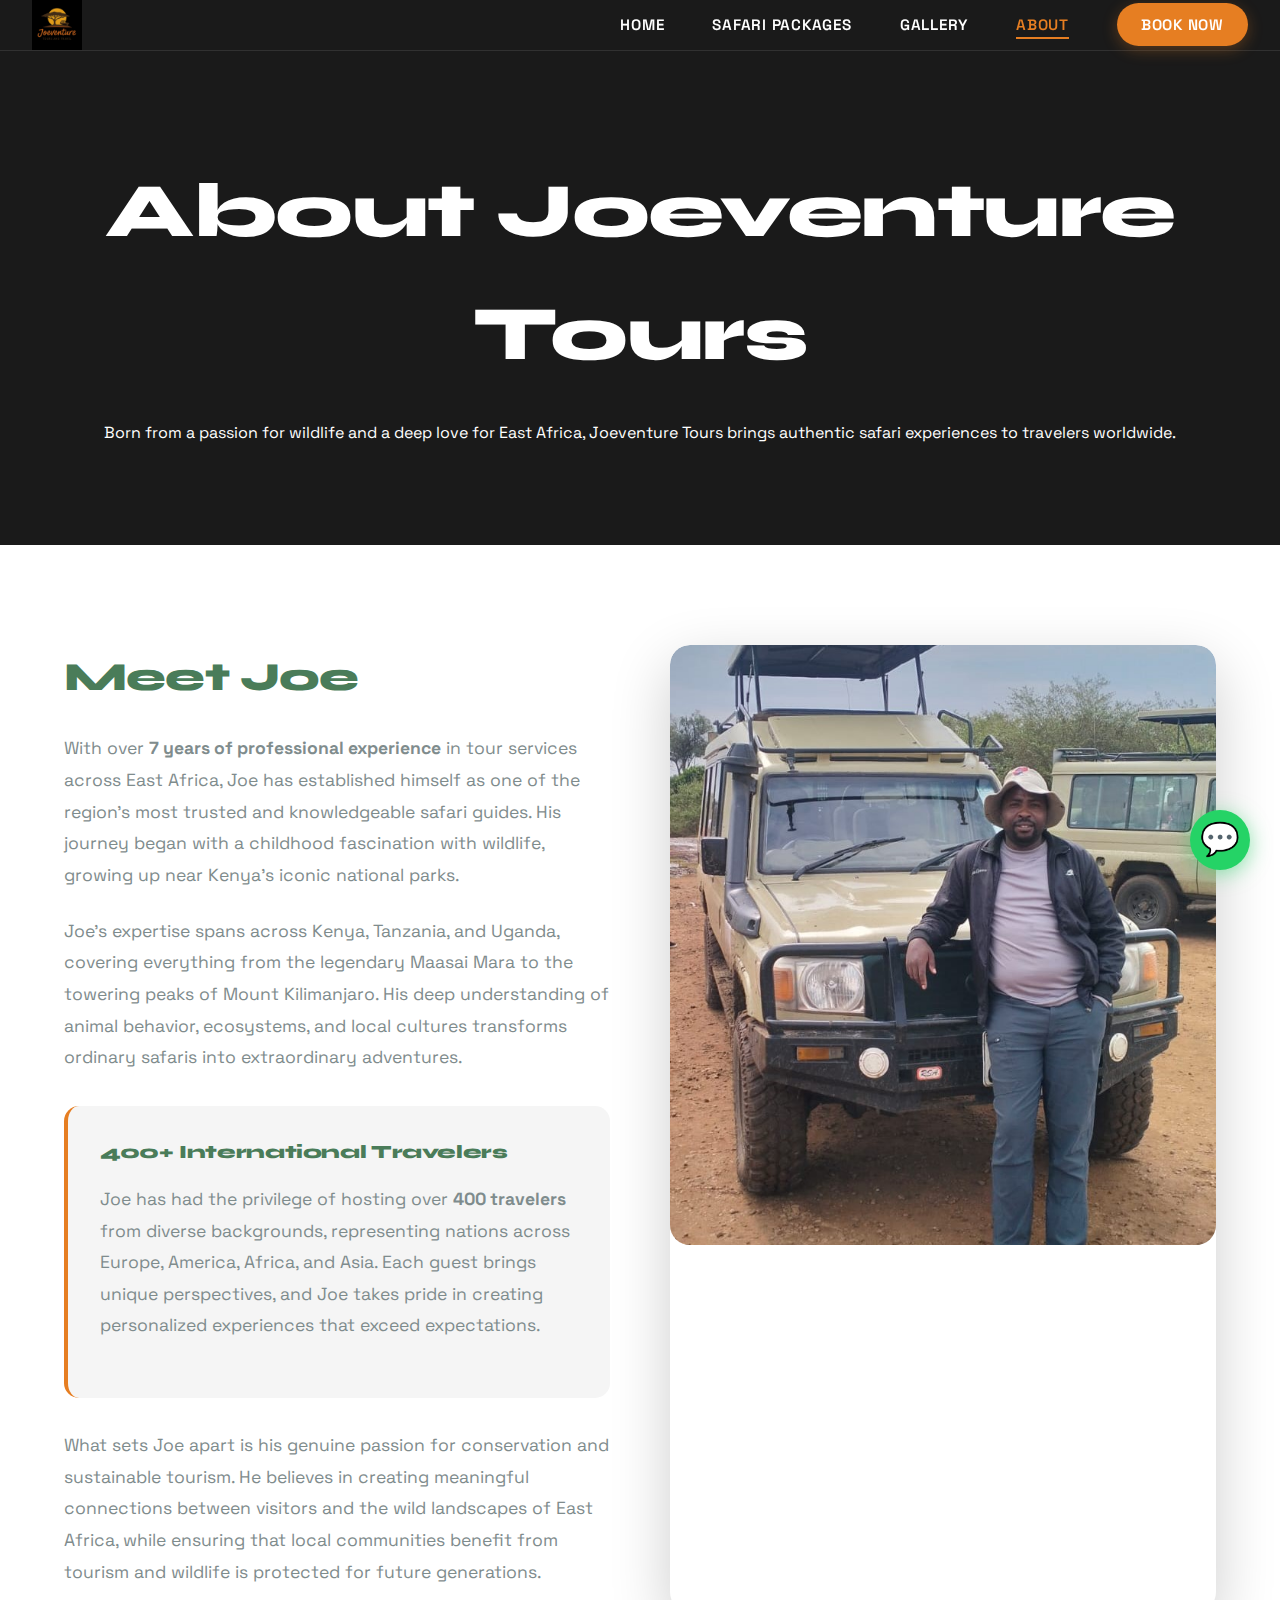
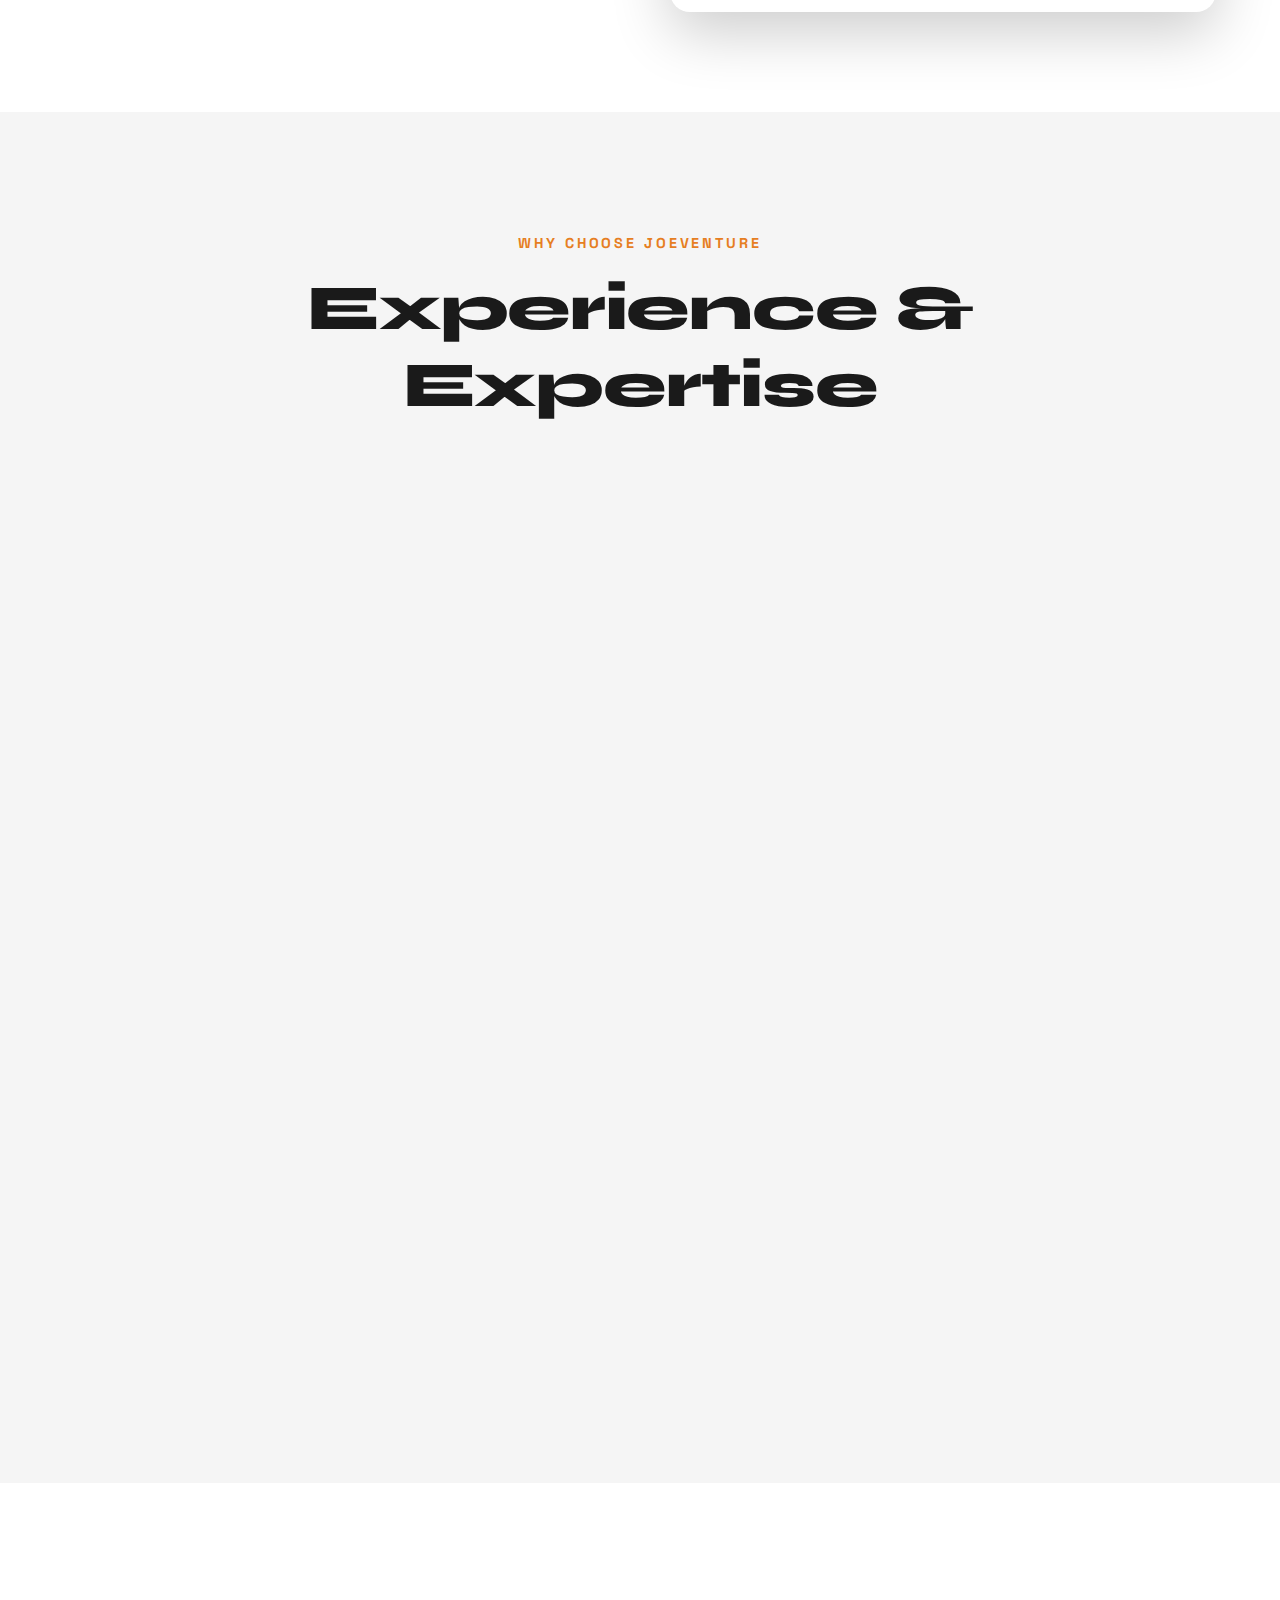
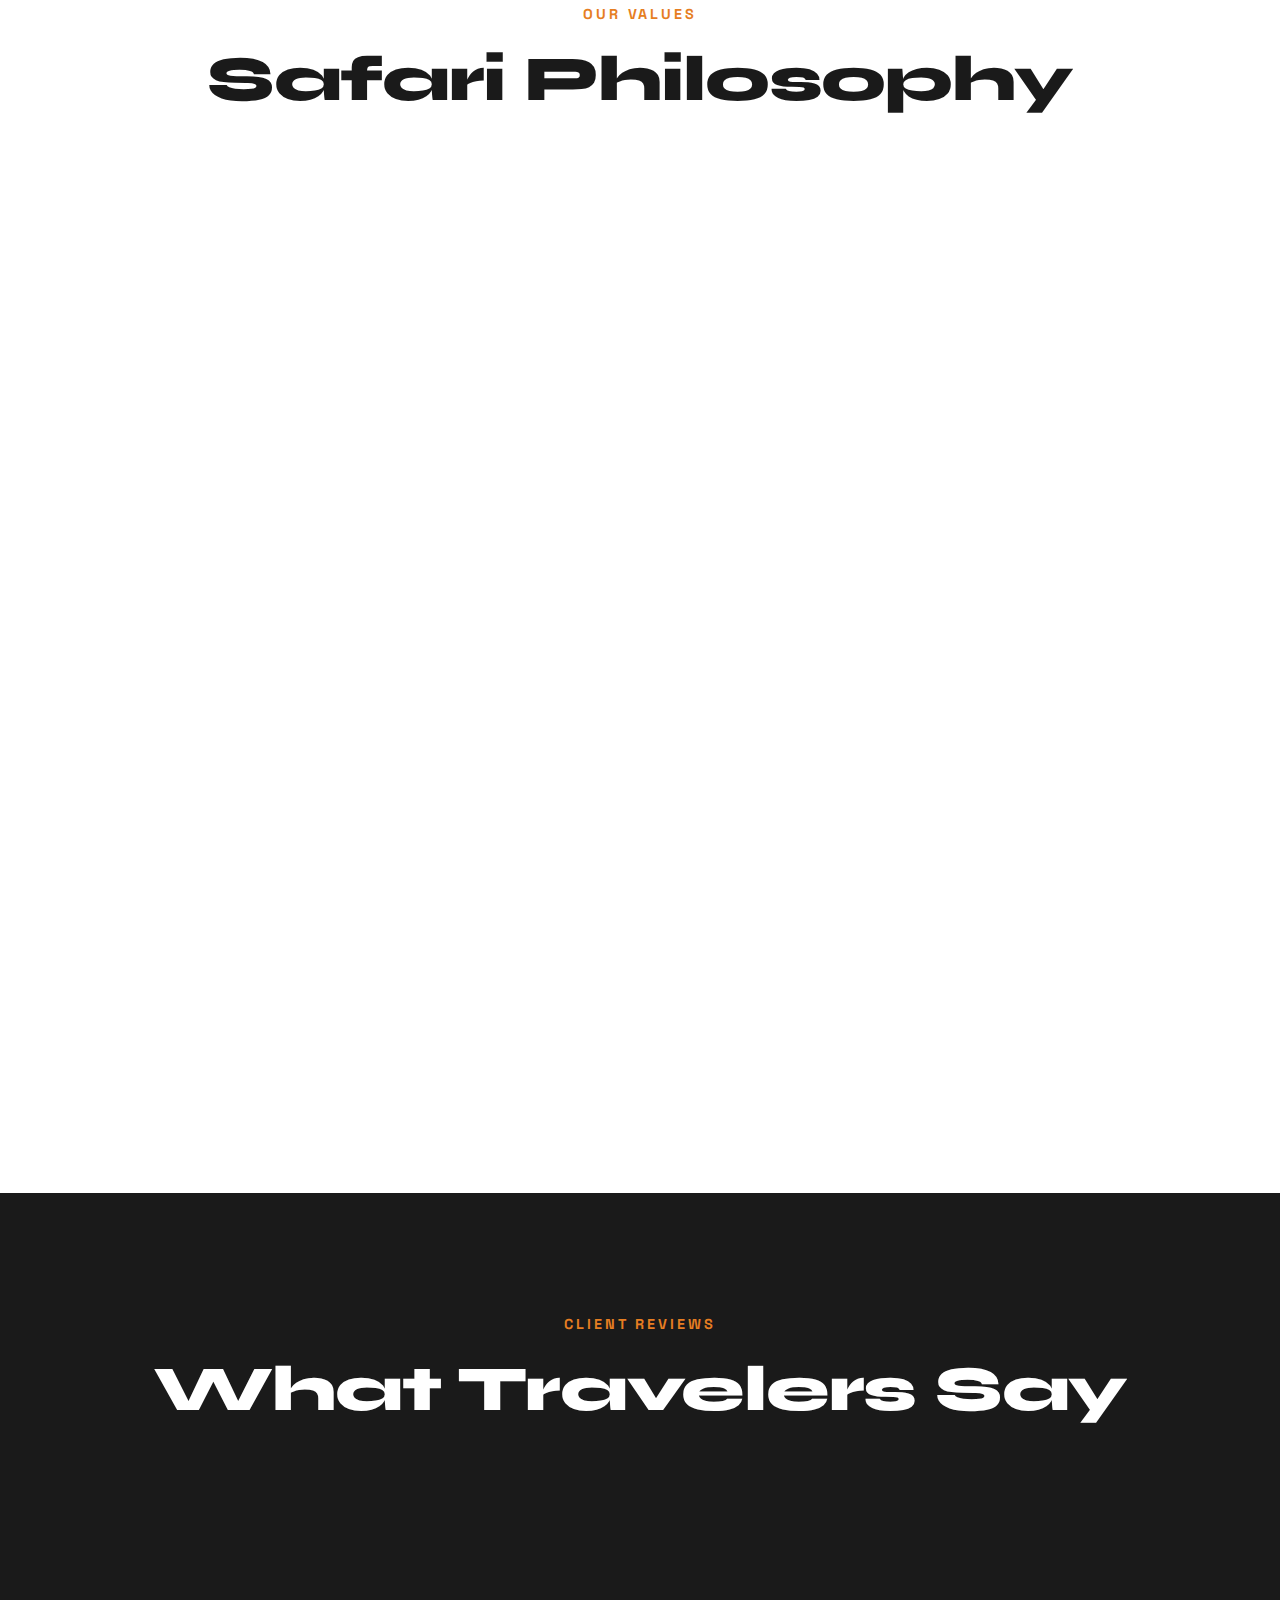
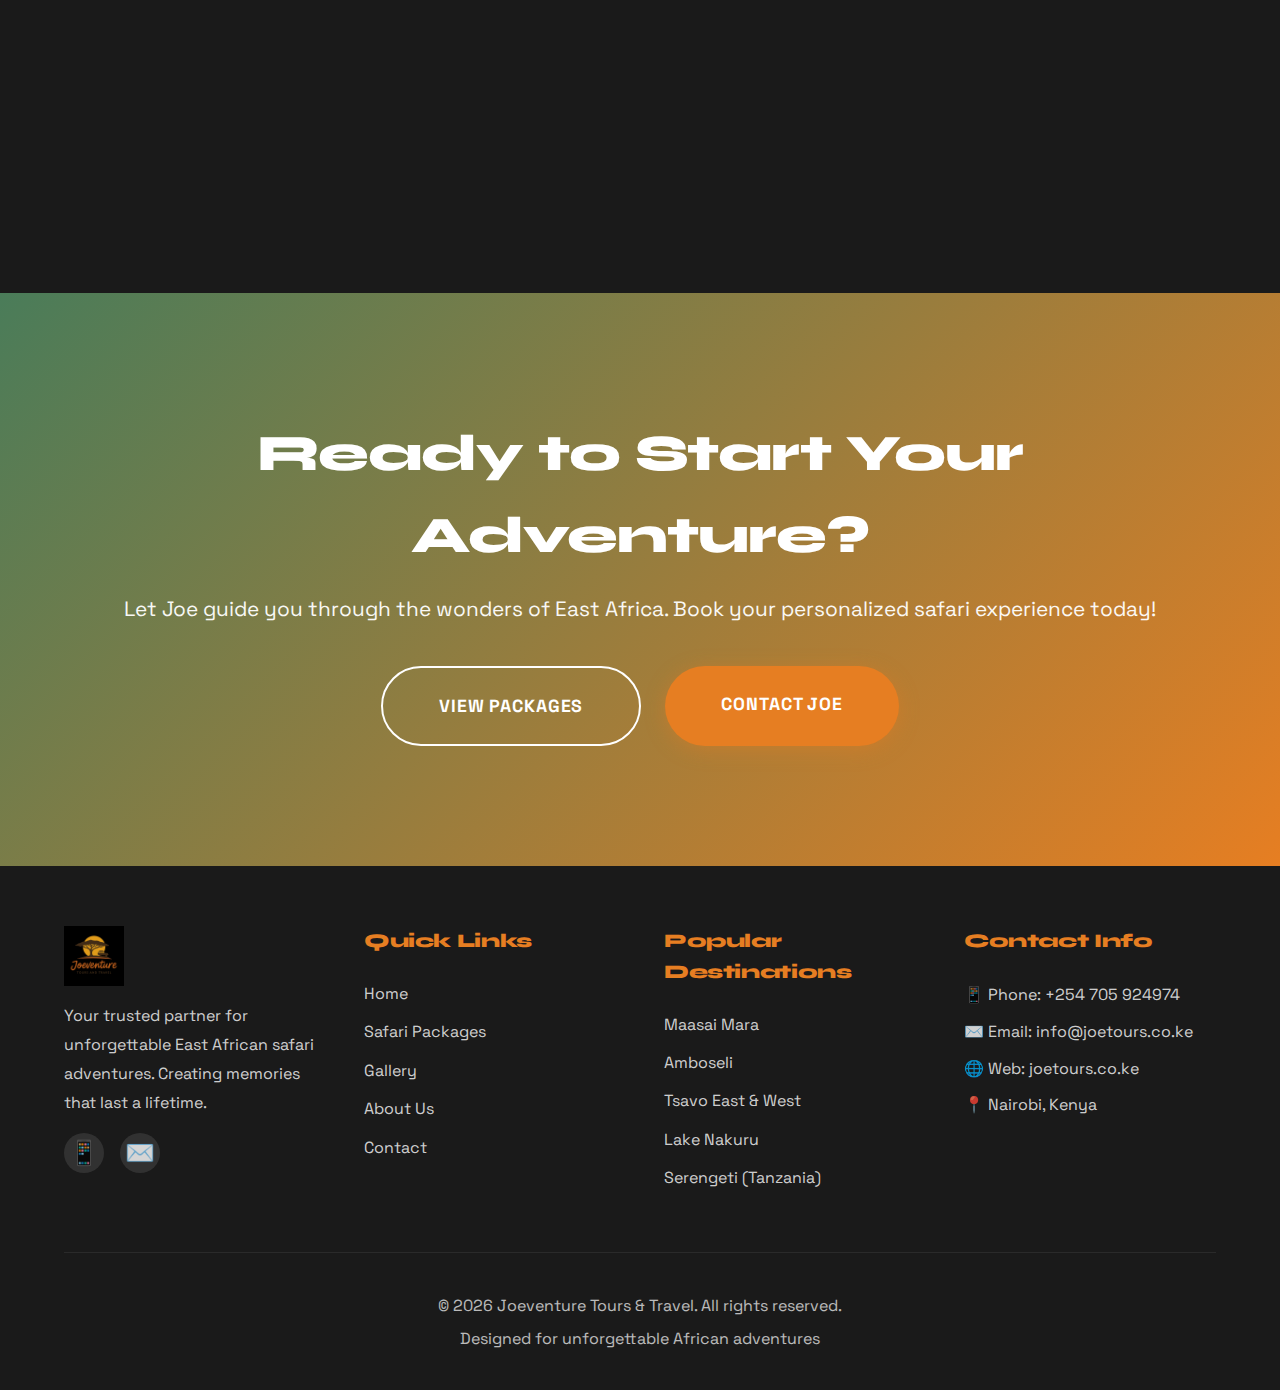
<file: pages/about.html>
<!DOCTYPE html>
<html lang="en">
<head>
    <meta charset="UTF-8">
    <meta name="viewport" content="width=device-width, initial-scale=1.0">
    <!-- Updated description with SEO focus -->
    <meta name="description" content="Expert Kenya safari guide with 7+ years experience. Maasai Mara, Amboseli, Tsavo adventures. 400+ happy international travelers.">
    
    <!-- Open Graph tags for social media sharing -->
    <meta property="og:title" content="Joeventure Tours - Kenya Safari Adventures">
    <meta property="og:description" content="Authentic East African safaris by expert local guide Joe">
    <meta property="og:image" content="https://joetours.co.ke/images/lion-male.jpeg">
    <meta property="og:url" content="https://joetours.co.ke">
    
    <!-- Structured data for Google -->
    <script type="application/ld+json">
    {
        "@context": "https://schema.org",
        "@type": "TravelAgency",
        "name": "Joeventure Tours",
        "url": "https://joetours.co.ke",
        "telephone": "+254705924974",
        "email": "info@joetours.co.ke",
        "aggregateRating": {
            "@type": "AggregateRating",
            "ratingValue": "5.0",
            "reviewCount": "400"
        }
    }
    </script>
    
    <title>About Joe | Joeventure Tours</title>
    <link rel="stylesheet" href="../css/style.css">
</head>
<body>
    <!-- Header -->
    <header id="header">
        <nav class="container">
            <a href="../index.html" class="logo-container">
                <img src="../images/logo.png" alt="Joeventure Tours" class="logo">
            </a>
            
            <ul class="nav-links" id="navLinks">
                <li><a href="../index.html">Home</a></li>
                <li><a href="packages.html">Safari Packages</a></li>
                <li><a href="gallery.html">Gallery</a></li>
                <li><a href="about.html" class="active">About</a></li>
                <li><a href="contact.html" class="btn-nav">Book Now</a></li>
            </ul>
            
            <div class="hamburger" id="hamburger">
                <span></span>
                <span></span>
                <span></span>
            </div>
        </nav>
    </header>

    <!-- Page Hero -->
    <section class="about-hero">
        <h1>About Joeventure Tours</h1>
        <p>Born from a passion for wildlife and a deep love for East Africa, Joeventure Tours brings authentic safari experiences to travelers worldwide.</p>
    </section>

    <!-- About Content -->
    <section class="about-content">
        <div class="container">
            <div class="about-text" data-aos="fade-left">
                <h2>Meet Joe</h2>
                <p>
                    With over <strong>7 years of professional experience</strong> in tour services across East Africa, Joe has established himself as one of the region's most trusted and knowledgeable safari guides. His journey began with a childhood fascination with wildlife, growing up near Kenya's iconic national parks.
                </p>
                <p>
                    Joe's expertise spans across Kenya, Tanzania, and Uganda, covering everything from the legendary Maasai Mara to the towering peaks of Mount Kilimanjaro. His deep understanding of animal behavior, ecosystems, and local cultures transforms ordinary safaris into extraordinary adventures.
                </p>
                <div class="highlight-box">
                    <h3>400+ International Travelers</h3>
                    <p>
                        Joe has had the privilege of hosting over <strong>400 travelers</strong> from diverse backgrounds, representing nations across Europe, America, Africa, and Asia. Each guest brings unique perspectives, and Joe takes pride in creating personalized experiences that exceed expectations.
                    </p>
                </div>
                <p>
                    What sets Joe apart is his genuine passion for conservation and sustainable tourism. He believes in creating meaningful connections between visitors and the wild landscapes of East Africa, while ensuring that local communities benefit from tourism and wildlife is protected for future generations.
                </p>
            </div>
            <div class="about-image" data-aos="fade-centre">
                <img src="../images/joe-guide.jpeg" alt="Joe - Safari Guide">
            </div>
        </div>
    </section>

    <!-- Experience & Credentials -->
    <section style="background: var(--light-bg);">
        <div class="container">
            <div class="section-header">
                <span class="section-label">Why Choose Joeventure</span>
                <h2 class="section-title">Experience & Expertise</h2>
            </div>
            <div class="features-grid">
                <div class="feature-card" data-aos="zoom-in">
                    <span class="feature-icon">🎓</span>
                    <h3>Licensed Professional</h3>
                    <p>Fully licensed and certified safari guide with extensive training in wildlife management, first aid, and tour operations.</p>
                </div>
                <div class="feature-card" data-aos="zoom-in" data-aos-delay="100">
                    <span class="feature-icon">🌍</span>
                    <h3>7+ Years Experience</h3>
                    <p>Seven years of guiding experience across Kenya, Tanzania, and Uganda's most spectacular wildlife destinations.</p>
                </div>
                <div class="feature-card" data-aos="zoom-in" data-aos-delay="200">
                    <span class="feature-icon">👥</span>
                    <h3>400+ Happy Clients</h3>
                    <p>Successfully hosted over 400 international travelers from Europe, America, Africa, and Asia with glowing reviews.</p>
                </div>
                <div class="feature-card" data-aos="zoom-in">
                    <span class="feature-icon">🔍</span>
                    <h3>Wildlife Expert</h3>
                    <p>Deep knowledge of animal behavior, bird species, and ecosystems. Spot rare wildlife and understand their stories.</p>
                </div>
                <div class="feature-card" data-aos="zoom-in" data-aos-delay="100">
                    <span class="feature-icon">🗣️</span>
                    <h3>Multilingual Guide</h3>
                    <p>Fluent in English and Swahili, with working knowledge of multiple local languages and cultural traditions.</p>
                </div>
                <div class="feature-card" data-aos="zoom-in" data-aos-delay="200">
                    <span class="feature-icon">📸</span>
                    <h3>Photography Support</h3>
                    <p>Skilled in helping guests capture perfect shots, understanding lighting, angles, and animal behavior.</p>
                </div>
            </div>
        </div>
    </section>

    <!-- Our Philosophy -->
    <section style="background: white;">
        <div class="container">
            <div class="section-header">
                <span class="section-label">Our Values</span>
                <h2 class="section-title">Safari Philosophy</h2>
            </div>
            <div style="max-width: 900px; margin: 0 auto;">
                <div class="highlight-box" data-aos="fade-up">
                    <h3>🌿 Conservation First</h3>
                    <p>
                        We believe in responsible tourism that protects wildlife and habitats. Part of every safari fee supports local conservation efforts and anti-poaching initiatives. We teach guests about the delicate balance of ecosystems and the importance of preserving them.
                    </p>
                </div>
                <div class="highlight-box" data-aos="fade-up" data-aos-delay="100" style="margin-top: 2rem;">
                    <h3>🏘️ Community Impact</h3>
                    <p>
                        Joeventure Tours works directly with local communities, ensuring tourism benefits the people who live alongside wildlife. We employ local staff, purchase supplies from community vendors, and include cultural visits that provide income to Maasai and other indigenous groups.
                    </p>
                </div>
                <div class="highlight-box" data-aos="fade-up" data-aos-delay="200" style="margin-top: 2rem;">
                    <h3>✨ Authentic Experiences</h3>
                    <p>
                        We avoid overcrowded tourist traps and focus on genuine encounters with wildlife and culture. Our small group sizes ensure personalized attention, and our local knowledge gives you access to hidden gems that most visitors never see.
                    </p>
                </div>
                <div class="highlight-box" data-aos="fade-up" data-aos-delay="300" style="margin-top: 2rem;">
                    <h3>🤝 Personal Connection</h3>
                    <p>
                        Every guest is treated like family. Joe personally ensures your comfort, safety, and satisfaction throughout the journey. Many clients return year after year, not just for the wildlife, but for the friendships formed along the way.
                    </p>
                </div>
            </div>
        </div>
    </section>

    <!-- Testimonials -->
    <section style="background: var(--dark); color: var(--light);">
        <div class="container">
            <div class="section-header">
                <span class="section-label" style="color: var(--primary);">Client Reviews</span>
                <h2 class="section-title" style="color: var(--light);">What Travelers Say</h2>
            </div>
            <div style="display: grid; grid-template-columns: repeat(auto-fit, minmax(300px, 1fr)); gap: 2rem; max-width: 1200px; margin: 0 auto;">
                <div style="background: rgba(255,255,255,0.05); padding: 2rem; border-radius: 15px; border-left: 4px solid var(--primary);" data-aos="fade-up">
                    <p style="font-size: 1.1rem; line-height: 1.8; margin-bottom: 1rem;">
                        "Joe's knowledge of wildlife and his patience with our photography needs made this the best safari we've ever experienced. Highly recommended!"
                    </p>
                    <p style="color: var(--accent); font-weight: 600;">— Sarah & Mark, Germany</p>
                </div>
                <div style="background: rgba(255,255,255,0.05); padding: 2rem; border-radius: 15px; border-left: 4px solid var(--primary);" data-aos="fade-up" data-aos-delay="100">
                    <p style="font-size: 1.1rem; line-height: 1.8; margin-bottom: 1rem;">
                        "We saw all of the Big Five and learned so much about conservation. Joe's passion for wildlife is contagious. This trip changed our lives."
                    </p>
                    <p style="color: var(--accent); font-weight: 600;">— The Johnson Family, USA</p>
                </div>
                <div style="background: rgba(255,255,255,0.05); padding: 2rem; border-radius: 15px; border-left: 4px solid var(--primary);" data-aos="fade-up" data-aos-delay="200">
                    <p style="font-size: 1.1rem; line-height: 1.8; margin-bottom: 1rem;">
                        "Professional, friendly, and incredibly knowledgeable. Joe made us feel safe and gave us memories we'll treasure forever. Already planning our return!"
                    </p>
                    <p style="color: var(--accent); font-weight: 600;">— Emma & James, UK</p>
                </div>
            </div>
        </div>
    </section>

    <!-- CTA -->
    <section class="cta-section">
        <div class="container">
            <div class="cta-content">
                <h2>Ready to Start Your Adventure?</h2>
                <p>Let Joe guide you through the wonders of East Africa. Book your personalized safari experience today!</p>
                <div class="cta-buttons">
                    <a href="packages.html" class="btn btn-outline btn-lg">View Packages</a>
                    <a href="contact.html" class="btn btn-primary btn-lg">Contact Joe</a>
                </div>
            </div>
        </div>
    </section>

    <!-- Footer -->
    <footer class="footer">
        <div class="container">
            <div class="footer-content">
                <div class="footer-col">
                    <img src="../images/logo.png" alt="Joeventure Tours" class="footer-logo">
                    <p>Your trusted partner for unforgettable East African safari adventures. Creating memories that last a lifetime.</p>
                    <div class="social-links">
                        <a href="https://wa.me/254705924974" target="_blank">📱</a>
                        <a href="mailto:info@joetours.co.ke">✉️</a>
                    </div>
                </div>
                <div class="footer-col">
                    <h4>Quick Links</h4>
                    <ul>
                        <li><a href="../index.html">Home</a></li>
                        <li><a href="packages.html">Safari Packages</a></li>
                        <li><a href="gallery.html">Gallery</a></li>
                        <li><a href="about.html">About Us</a></li>
                        <li><a href="contact.html">Contact</a></li>
                    </ul>
                </div>
                <div class="footer-col">
                    <h4>Popular Destinations</h4>
                    <ul>
                        <li><a href="#">Maasai Mara</a></li>
                        <li><a href="#">Amboseli</a></li>
                        <li><a href="#">Tsavo East & West</a></li>
                        <li><a href="#">Lake Nakuru</a></li>
                        <li><a href="#">Serengeti (Tanzania)</a></li>
                    </ul>
                </div>
                <div class="footer-col">
                    <h4>Contact Info</h4>
                    <p>📱 Phone: +254 705 924974</p>
                    <p>✉️ Email: info@joetours.co.ke</p>
                    <p>🌐 Web: joetours.co.ke</p>
                    <p>📍 Nairobi, Kenya</p>
                </div>
            </div>
            <div class="footer-bottom">
                <p>&copy; 2026 Joeventure Tours & Travel. All rights reserved.</p>
                <p>Designed for unforgettable African adventures</p>
            </div>
        </div>
    </footer>

    <!-- WhatsApp Float Button -->
    <a href="https://wa.me/254705924974?text=Hi%20Joe!%20I'd%20like%20to%20learn%20more%20about%20your%20safaris" class="whatsapp-float" target="_blank">
        💬
    </a>

    <script src="../js/main.js"></script>
</body>
</html>
</file>
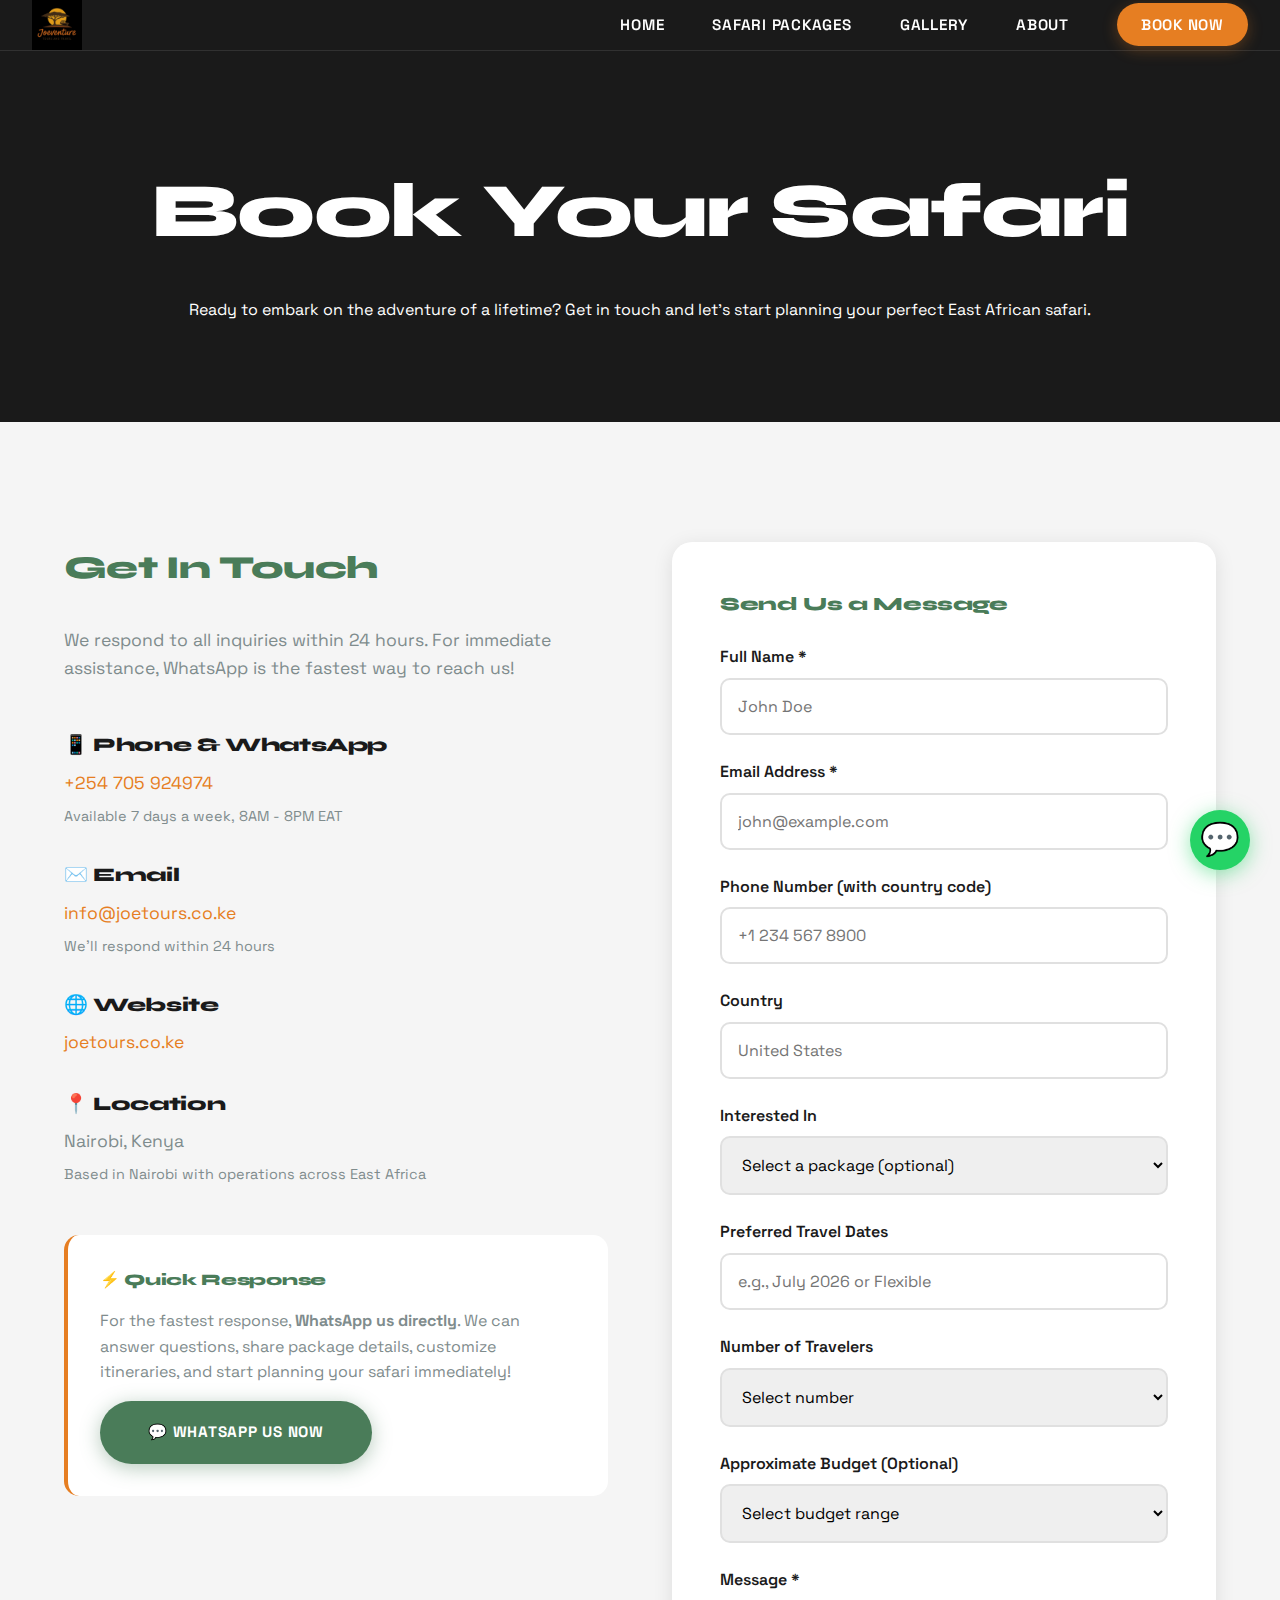
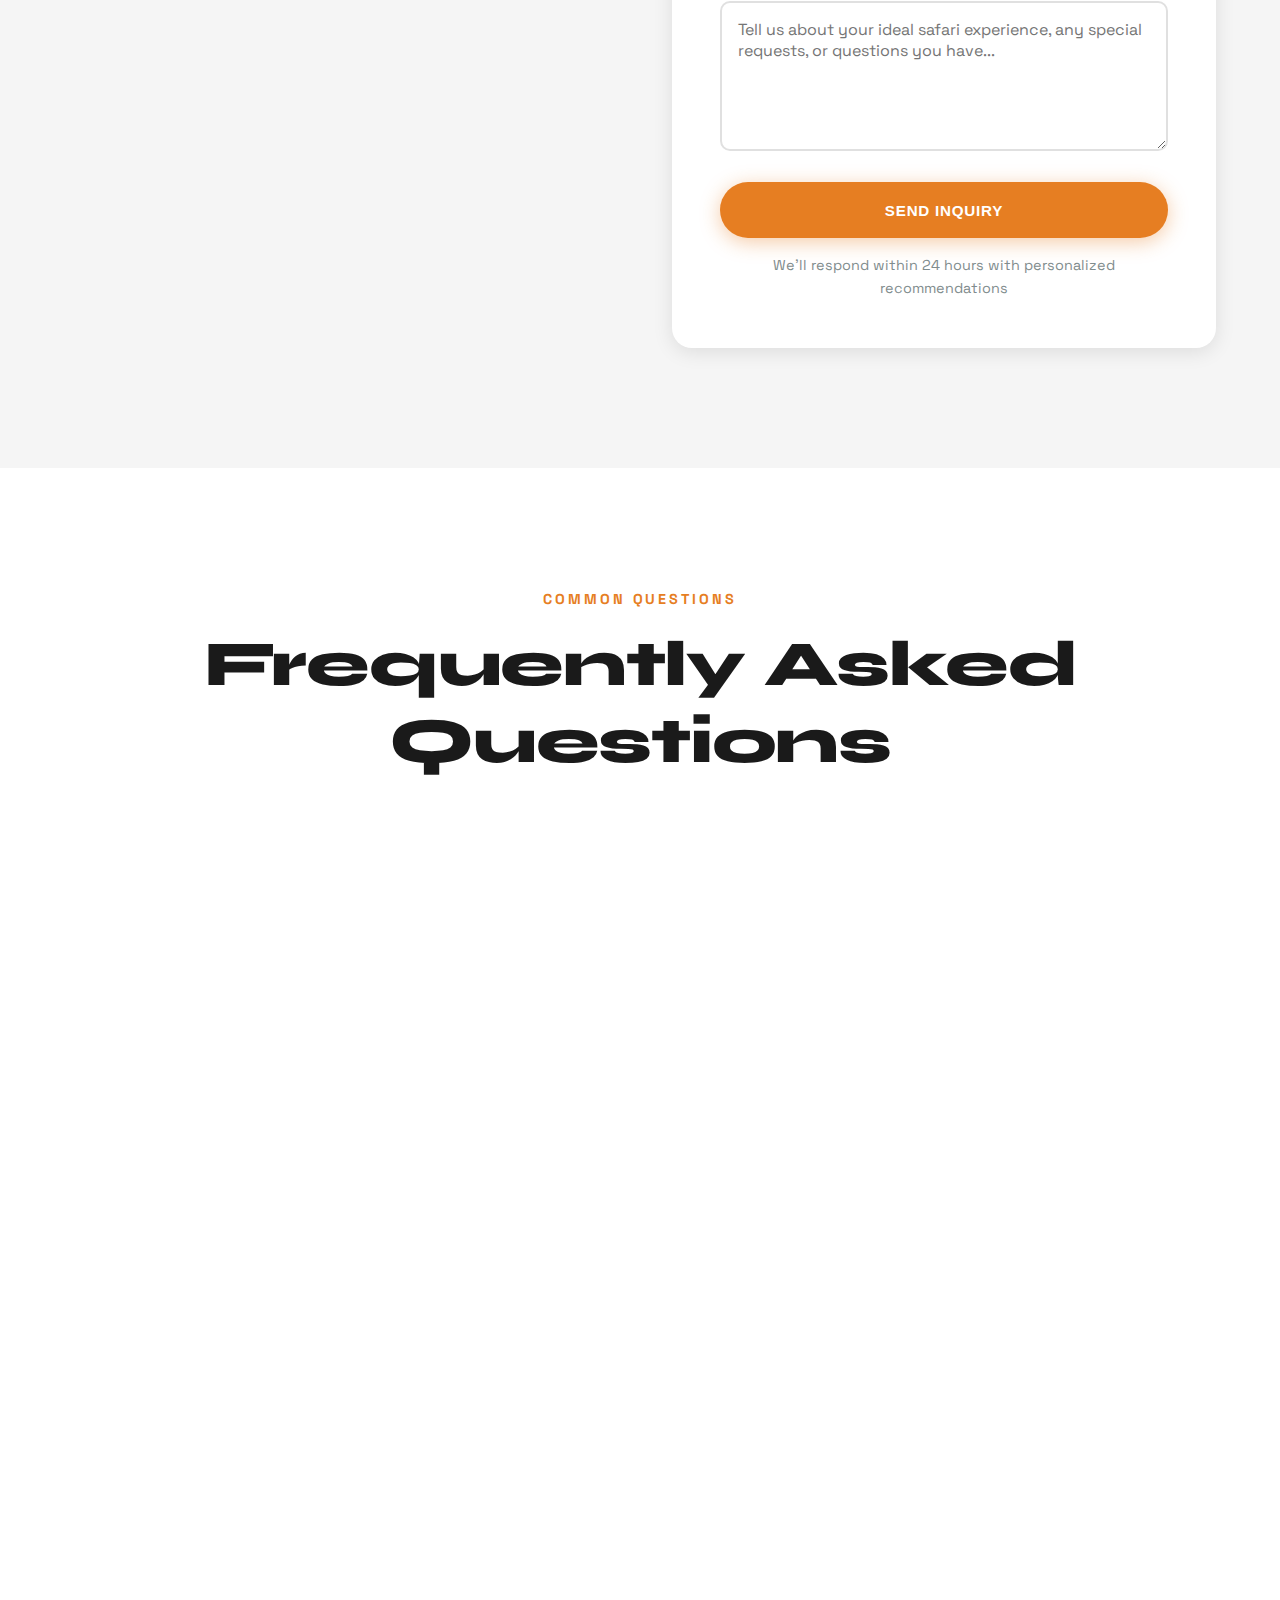
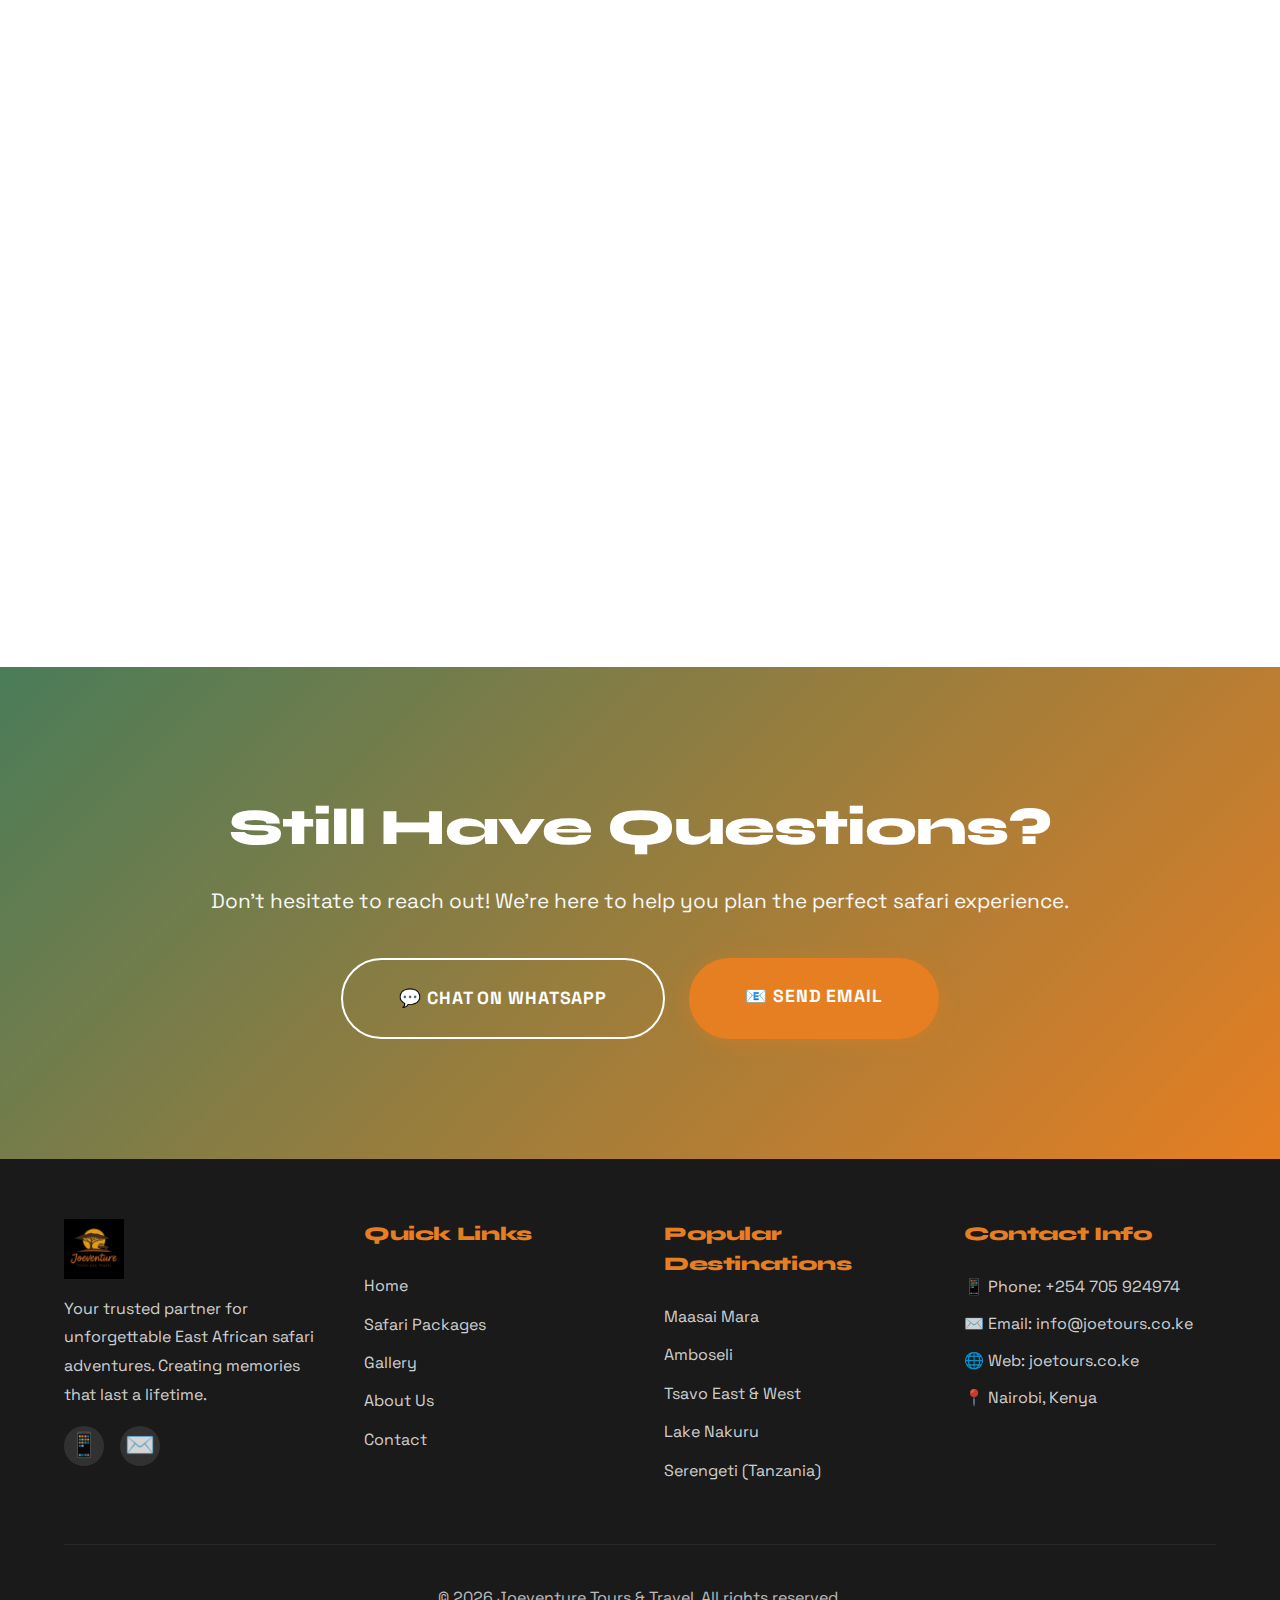
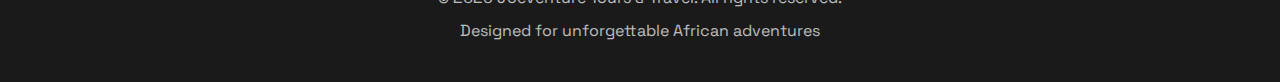
<file: pages/contact.html>
<!DOCTYPE html>
<html lang="en">
<head>
    <meta charset="UTF-8">
    <meta name="viewport" content="width=device-width, initial-scale=1.0">
    <!-- SEO-optimized description -->
    <meta name="description" content="Expert Kenya safari guide with 7+ years experience. Maasai Mara, Amboseli, Tsavo adventures. 400+ happy international travelers.">
    
    <!-- Open Graph tags for social media sharing -->
    <meta property="og:title" content="Joeventure Tours - Kenya Safari Adventures">
    <meta property="og:description" content="Authentic East African safaris by expert local guide Joe">
    <meta property="og:image" content="https://joetours.co.ke/images/lion-male.jpeg">
    <meta property="og:url" content="https://joetours.co.ke">
    
    <!-- Structured data for Google -->
    <script type="application/ld+json">
    {
        "@context": "https://schema.org",
        "@type": "TravelAgency",
        "name": "Joeventure Tours",
        "url": "https://joetours.co.ke",
        "telephone": "+254705924974",
        "email": "info@joetours.co.ke",
        "aggregateRating": {
            "@type": "AggregateRating",
            "ratingValue": "5.0",
            "reviewCount": "400"
        }
    }
    </script>
    
    <title>Contact & Book | Joeventure Tours</title>
    <link rel="stylesheet" href="../css/style.css">
</head>
<body>
    <!-- Header -->
    <header id="header">
        <nav class="container">
            <a href="../index.html" class="logo-container">
                <img src="../images/logo.png" alt="Joeventure Tours" class="logo">
            </a>
            
            <ul class="nav-links" id="navLinks">
                <li><a href="../index.html">Home</a></li>
                <li><a href="packages.html">Safari Packages</a></li>
                <li><a href="gallery.html">Gallery</a></li>
                <li><a href="about.html">About</a></li>
                <li><a href="contact.html" class="btn-nav active">Book Now</a></li>
            </ul>
            
            <div class="hamburger" id="hamburger">
                <span></span>
                <span></span>
                <span></span>
            </div>
        </nav>
    </header>

    <!-- Page Hero -->
    <section class="about-hero">
        <h1>Book Your Safari</h1>
        <p>Ready to embark on the adventure of a lifetime? Get in touch and let's start planning your perfect East African safari.</p>
    </section>

    <!-- Contact Section -->
    <section class="contact-section">
        <div class="container">
            <div class="contact-grid">
                <!-- Contact Information -->
                <div class="contact-info" data-aos="fade-right">
                    <h3>Get In Touch</h3>
                    <p style="color: var(--gray); font-size: 1.1rem; margin-bottom: 3rem;">
                        We respond to all inquiries within 24 hours. For immediate assistance, WhatsApp is the fastest way to reach us!
                    </p>

                    <div class="contact-item">
                        <h4>📱 Phone & WhatsApp</h4>
                        <p><a href="https://wa.me/254705924974" target="_blank">+254 705 924974</a></p>
                        <p style="font-size: 0.9rem; margin-top: 0.5rem;">Available 7 days a week, 8AM - 8PM EAT</p>
                    </div>

                    <div class="contact-item">
                        <h4>✉️ Email</h4>
                        <p><a href="mailto:info@joetours.co.ke">info@joetours.co.ke</a></p>
                        <p style="font-size: 0.9rem; margin-top: 0.5rem;">We'll respond within 24 hours</p>
                    </div>

                    <div class="contact-item">
                        <h4>🌐 Website</h4>
                        <p><a href="http://joetours.co.ke" target="_blank">joetours.co.ke</a></p>
                    </div>

                    <div class="contact-item">
                        <h4>📍 Location</h4>
                        <p>Nairobi, Kenya</p>
                        <p style="font-size: 0.9rem; margin-top: 0.5rem;">Based in Nairobi with operations across East Africa</p>
                    </div>

                    <div style="margin-top: 3rem; padding: 2rem; background: var(--light); border-radius: 15px; border-left: 4px solid var(--primary);">
                        <h4 style="color: var(--secondary); margin-bottom: 1rem;">⚡ Quick Response</h4>
                        <p style="color: var(--gray);">
                            For the fastest response, <strong>WhatsApp us directly</strong>. We can answer questions, share package details, customize itineraries, and start planning your safari immediately!
                        </p>
                        <a href="https://wa.me/254705924974?text=Hi%20Joe!%20I'm%20interested%20in%20booking%20a%20safari" 
                           class="btn btn-secondary" 
                           target="_blank" 
                           style="margin-top: 1rem;">
                            💬 WhatsApp Us Now
                        </a>
                    </div>
                </div>

                <!-- Booking Form -->
                <div class="contact-form" data-aos="fade-left">
                    <h3 style="margin-bottom: 1.5rem; color: var(--secondary);">Send Us a Message</h3>
                    <form id="contactForm">
                        <div class="form-group">
                            <label for="name">Full Name *</label>
                            <input type="text" id="name" name="name" required placeholder="John Doe">
                        </div>

                        <div class="form-group">
                            <label for="email">Email Address *</label>
                            <input type="email" id="email" name="email" required placeholder="john@example.com">
                        </div>

                        <div class="form-group">
                            <label for="phone">Phone Number (with country code)</label>
                            <input type="tel" id="phone" name="phone" placeholder="+1 234 567 8900">
                        </div>

                        <div class="form-group">
                            <label for="country">Country</label>
                            <input type="text" id="country" name="country" placeholder="United States">
                        </div>

                        <div class="form-group">
                            <label for="package">Interested In</label>
                            <select id="package" name="package">
                                <option value="">Select a package (optional)</option>
                                <option value="maasai-mara">Maasai Mara Classic</option>
                                <option value="amboseli">Amboseli Adventure</option>
                                <option value="tsavo">Tsavo Safari</option>
                                <option value="custom">Custom Package</option>
                                <option value="multi-destination">Multi-Destination</option>
                                <option value="general">General Inquiry</option>
                            </select>
                        </div>

                        <div class="form-group">
                            <label for="dates">Preferred Travel Dates</label>
                            <input type="text" id="dates" name="dates" placeholder="e.g., July 2026 or Flexible">
                        </div>

                        <div class="form-group">
                            <label for="travelers">Number of Travelers</label>
                            <select id="travelers" name="travelers">
                                <option value="">Select number</option>
                                <option value="1">Solo Traveler</option>
                                <option value="2">2 People</option>
                                <option value="3-4">3-4 People</option>
                                <option value="5-6">5-6 People</option>
                                <option value="7+">7+ People (Group)</option>
                            </select>
                        </div>

                        <div class="form-group">
                            <label for="budget">Approximate Budget (Optional)</label>
                            <select id="budget" name="budget">
                                <option value="">Select budget range</option>
                                <option value="economy">Economy ($1000-2000 per person)</option>
                                <option value="mid-range">Mid-Range ($2000-4000 per person)</option>
                                <option value="luxury">Luxury ($4000+ per person)</option>
                                <option value="flexible">Flexible</option>
                            </select>
                        </div>

                        <div class="form-group">
                            <label for="message">Message *</label>
                            <textarea id="message" name="message" required placeholder="Tell us about your ideal safari experience, any special requests, or questions you have..."></textarea>
                        </div>

                        <button type="submit" class="btn btn-primary" style="width: 100%;">
                            Send Inquiry
                        </button>

                        <p style="text-align: center; margin-top: 1rem; color: var(--gray); font-size: 0.9rem;">
                            We'll respond within 24 hours with personalized recommendations
                        </p>
                    </form>
                </div>
            </div>
        </div>
    </section>

    <!-- FAQ Section -->
    <section style="background: white;">
        <div class="container">
            <div class="section-header">
                <span class="section-label">Common Questions</span>
                <h2 class="section-title">Frequently Asked Questions</h2>
            </div>
            <div style="max-width: 900px; margin: 0 auto;">
                <div class="highlight-box" data-aos="fade-up">
                    <h3>How far in advance should I book?</h3>
                    <p>
                        We recommend booking at least 3-6 months in advance, especially for peak season (July-October and December-February). However, we can often accommodate last-minute bookings based on availability.
                    </p>
                </div>
                <div class="highlight-box" data-aos="fade-up" data-aos-delay="100" style="margin-top: 1.5rem;">
                    <h3>What's included in the package price?</h3>
                    <p>
                        All our packages include: 4x4 safari vehicle, professional guide, park entrance fees, accommodation, all meals, bottled water, and game drives. International flights, visas, travel insurance, and personal expenses are not included.
                    </p>
                </div>
                <div class="highlight-box" data-aos="fade-up" data-aos-delay="200" style="margin-top: 1.5rem;">
                    <h3>Is it safe to travel on safari?</h3>
                    <p>
                        Yes! Safari tourism is very safe when conducted with experienced guides. We follow all safety protocols, stay in secure accommodations, and our guides are trained in first aid and emergency response. We also provide comprehensive safety briefings before each safari.
                    </p>
                </div>
                <div class="highlight-box" data-aos="fade-up" data-aos-delay="300" style="margin-top: 1.5rem;">
                    <h3>What should I pack?</h3>
                    <p>
                        Essentials include: neutral-colored clothing (khaki, brown, green), comfortable walking shoes, sun protection (hat, sunscreen, sunglasses), camera with zoom lens, binoculars, insect repellent, and any personal medications. We'll send a detailed packing list after booking.
                    </p>
                </div>
                <div class="highlight-box" data-aos="fade-up" data-aos-delay="400" style="margin-top: 1.5rem;">
                    <h3>Can you customize packages?</h3>
                    <p>
                        Absolutely! We specialize in creating custom itineraries tailored to your interests, timeline, and budget. Want to combine multiple destinations? Extend your stay? Add cultural experiences? Just let us know your preferences.
                    </p>
                </div>
                <div class="highlight-box" data-aos="fade-up" data-aos-delay="500" style="margin-top: 1.5rem;">
                    <h3>What's the best time to visit?</h3>
                    <p>
                        Kenya offers year-round safari opportunities! July-October is peak season for the Great Migration. January-February offers excellent game viewing with newborn animals. The "green season" (April-June) has fewer crowds and lush landscapes. We'll help you choose based on your priorities.
                    </p>
                </div>
            </div>
        </div>
    </section>

    <!-- CTA -->
    <section class="cta-section">
        <div class="container">
            <div class="cta-content">
                <h2>Still Have Questions?</h2>
                <p>Don't hesitate to reach out! We're here to help you plan the perfect safari experience.</p>
                <div class="cta-buttons">
                    <a href="https://wa.me/254705924974?text=Hi!%20I%20have%20some%20questions%20about%20safari%20packages" class="btn btn-outline btn-lg" target="_blank">💬 Chat on WhatsApp</a>
                    <a href="mailto:info@joetours.co.ke" class="btn btn-primary btn-lg">📧 Send Email</a>
                </div>
            </div>
        </div>
    </section>

    <!-- Footer -->
    <footer class="footer">
        <div class="container">
            <div class="footer-content">
                <div class="footer-col">
                    <img src="../images/logo.png" alt="Joeventure Tours" class="footer-logo">
                    <p>Your trusted partner for unforgettable East African safari adventures. Creating memories that last a lifetime.</p>
                    <div class="social-links">
                        <a href="https://wa.me/254705924974" target="_blank">📱</a>
                        <a href="mailto:info@joetours.co.ke">✉️</a>
                    </div>
                </div>
                <div class="footer-col">
                    <h4>Quick Links</h4>
                    <ul>
                        <li><a href="../index.html">Home</a></li>
                        <li><a href="packages.html">Safari Packages</a></li>
                        <li><a href="gallery.html">Gallery</a></li>
                        <li><a href="about.html">About Us</a></li>
                        <li><a href="contact.html">Contact</a></li>
                    </ul>
                </div>
                <div class="footer-col">
                    <h4>Popular Destinations</h4>
                    <ul>
                        <li><a href="#">Maasai Mara</a></li>
                        <li><a href="#">Amboseli</a></li>
                        <li><a href="#">Tsavo East & West</a></li>
                        <li><a href="#">Lake Nakuru</a></li>
                        <li><a href="#">Serengeti (Tanzania)</a></li>
                    </ul>
                </div>
                <div class="footer-col">
                    <h4>Contact Info</h4>
                    <p>📱 Phone: +254 705 924974</p>
                    <p>✉️ Email: info@joetours.co.ke</p>
                    <p>🌐 Web: joetours.co.ke</p>
                    <p>📍 Nairobi, Kenya</p>
                </div>
            </div>
            <div class="footer-bottom">
                <p>&copy; 2026 Joeventure Tours & Travel. All rights reserved.</p>
                <p>Designed for unforgettable African adventures</p>
            </div>
        </div>
    </footer>

    <!-- WhatsApp Float Button -->
    <a href="https://wa.me/254705924974?text=Hi!%20I'd%20like%20to%20book%20a%20safari" class="whatsapp-float" target="_blank">
        💬
    </a>

    <script src="../js/main.js"></script>
</body>
</html>
</file>
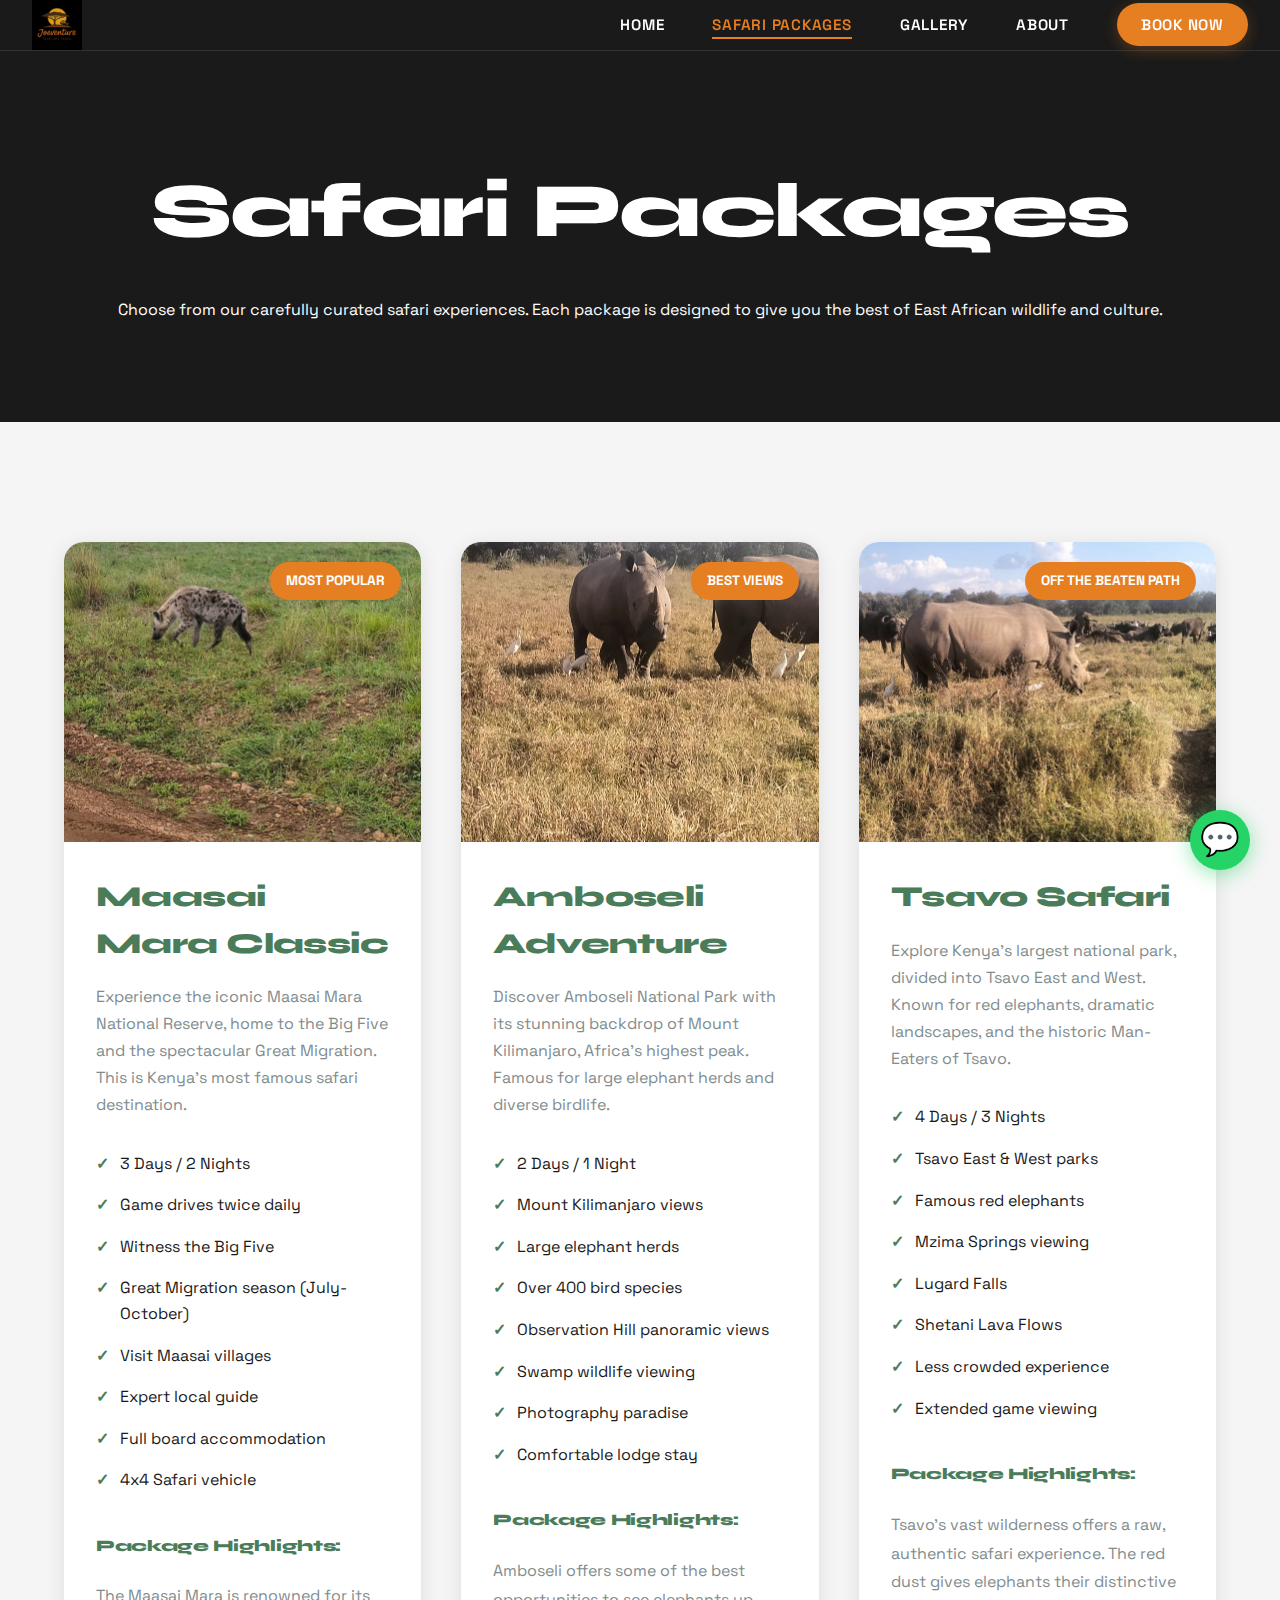
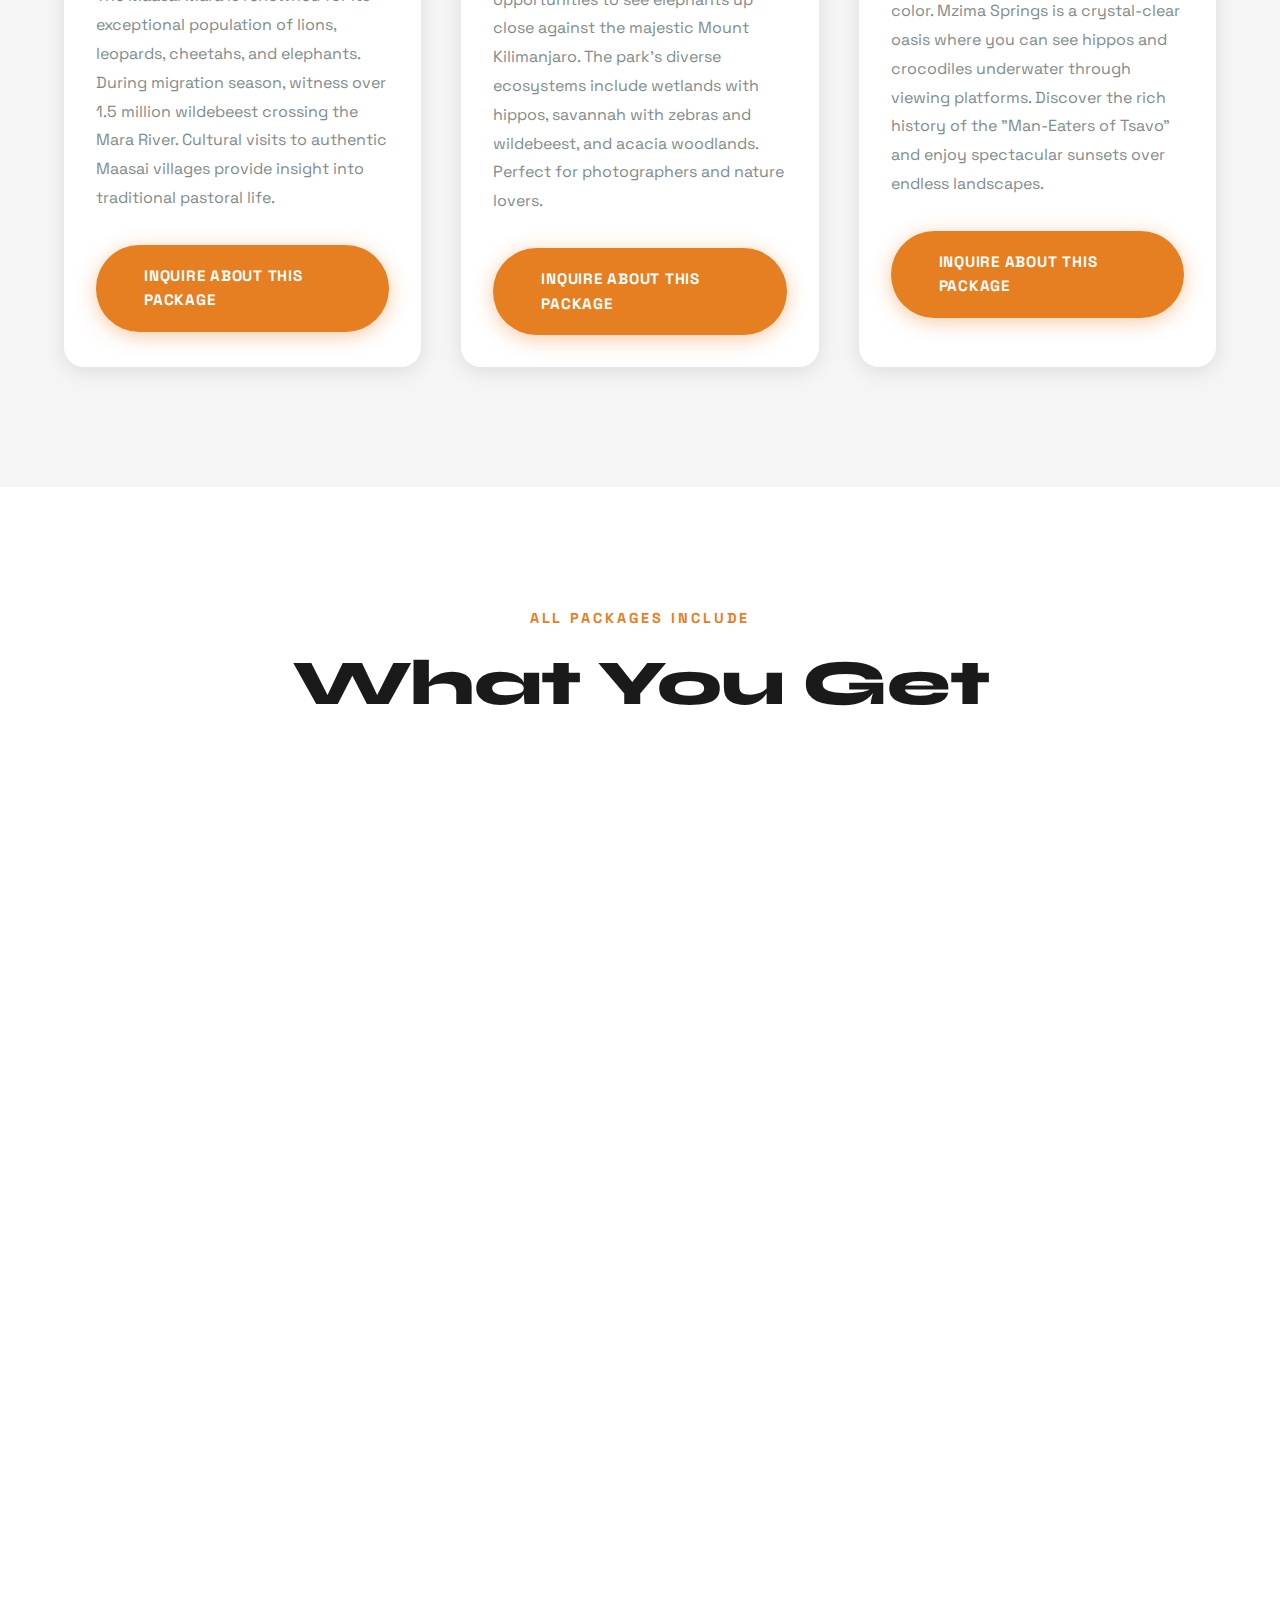
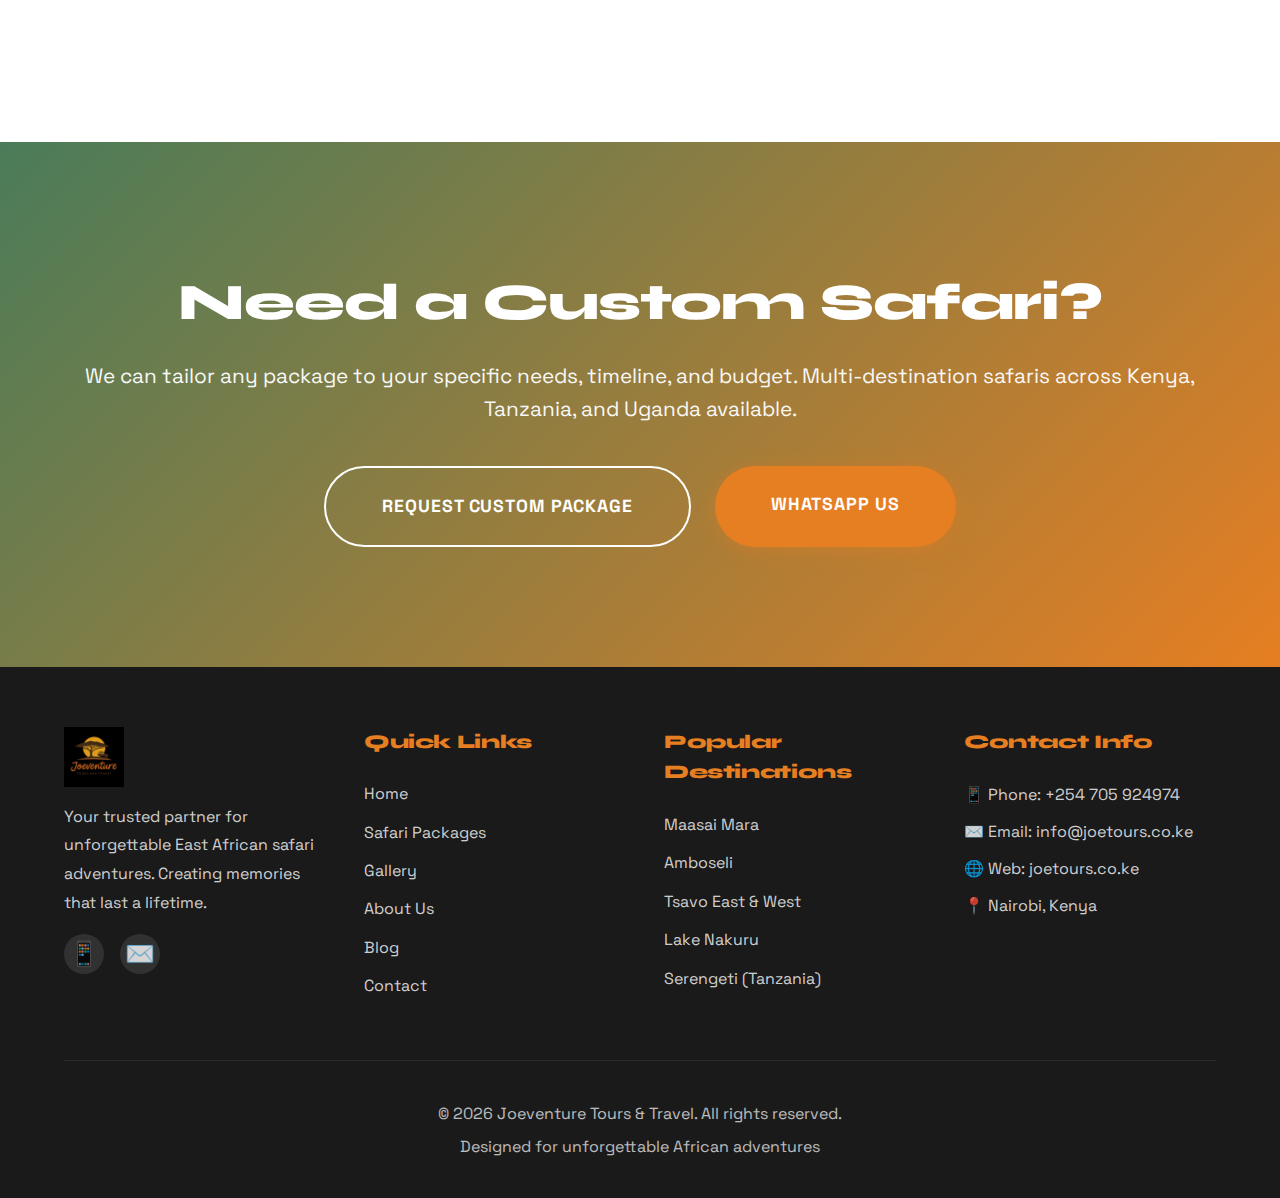
<file: pages/packages.html>
<!DOCTYPE html>
<html lang="en">
<head>
    <!-- Google Analytics -->
    <script async src="https://www.googletagmanager.com/gtag/js?id=G-F713DXDRF7"></script>
    <script>
      window.dataLayer = window.dataLayer || [];
      function gtag(){dataLayer.push(arguments);}
      gtag('js', new Date());
      gtag('config', 'G-F713DXDRF7');
    </script>
    
    <meta charset="UTF-8">
    <meta name="viewport" content="width=device-width, initial-scale=1.0">
    <!-- SEO-optimized description for packages page -->
    <meta name="description" content="Premium Kenya safari packages: 3-7 day Maasai Mara, Amboseli, Tsavo tours. Expert-guided, all-inclusive, 400+ 5-star reviews. Book your adventure today.">
    
    <!-- Open Graph tags for social media sharing -->
    <meta property="og:title" content="Kenya Safari Packages - Maasai Mara, Amboseli, Tsavo Tours">
    <meta property="og:description" content="All-inclusive safari packages with expert guide Joe. 7+ years experience, luxury & budget options available.">
    <meta property="og:image" content="https://joetours.co.ke/images/lion-male.jpeg">
    <meta property="og:url" content="https://joetours.co.ke/packages.html">
    
    <!-- Structured data for Google -->
    <script type="application/ld+json">
    {
        "@context": "https://schema.org",
        "@type": "TravelAgency",
        "name": "Joeventure Tours",
        "url": "https://joetours.co.ke",
        "telephone": "+254705924974",
        "email": "info@joetours.co.ke",
        "aggregateRating": {
            "@type": "AggregateRating",
            "ratingValue": "5.0",
            "reviewCount": "400"
        },
        "offers": {
            "@type": "AggregateOffer",
            "offerCount": "4",
            "lowPrice": "850",
            "highPrice": "2500",
            "priceCurrency": "USD"
        }
    }
    </script>
    
    <title>Safari Packages | Joeventure Tours</title>
    <link rel="stylesheet" href="../css/style.css">
</head>
<body>
    <!-- Header -->
    <header id="header">
        <nav class="container">
            <a href="../index.html" class="logo-container">
                <img src="../images/logo.png" alt="Joeventure Tours" class="logo">
            </a>
            
            <ul class="nav-links" id="navLinks">
                <li><a href="../index.html">Home</a></li>
                <li><a href="packages.html" class="active">Safari Packages</a></li>
                <li><a href="gallery.html">Gallery</a></li>
                <li><a href="about.html">About</a></li>
                <li><a href="contact.html" class="btn-nav">Book Now</a></li>
            </ul>
            
            <div class="hamburger" id="hamburger">
                <span></span>
                <span></span>
                <span></span>
            </div>
        </nav>
    </header>

    <!-- Page Hero -->
    <section class="about-hero">
        <h1>Safari Packages</h1>
        <p>Choose from our carefully curated safari experiences. Each package is designed to give you the best of East African wildlife and culture.</p>
    </section>

    <!-- Packages Section -->
    <section class="packages-preview">
        <div class="container">
            <div class="packages-grid">
                <!-- Package 1: Maasai Mara Classic -->
                <div class="package-card" data-aos="fade-up">
                    <div class="package-image-wrapper">
                        <img src="../images/lion-male.jpeg" alt="Maasai Mara Safari" class="package-image">
                        <span class="package-badge">Most Popular</span>
                    </div>
                    <div class="package-content">
                        <h3 class="package-title">Maasai Mara Classic</h3>
                        <p class="package-description">
                            Experience the iconic Maasai Mara National Reserve, home to the Big Five and the spectacular Great Migration. This is Kenya's most famous safari destination.
                        </p>
                        <ul class="package-features">
                            <li>3 Days / 2 Nights</li>
                            <li>Game drives twice daily</li>
                            <li>Witness the Big Five</li>
                            <li>Great Migration season (July-October)</li>
                            <li>Visit Maasai villages</li>
                            <li>Expert local guide</li>
                            <li>Full board accommodation</li>
                            <li>4x4 Safari vehicle</li>
                        </ul>
                        <h4 style="color: var(--secondary); margin: 1.5rem 0;">Package Highlights:</h4>
                        <p style="color: var(--gray); line-height: 1.8;">
                            The Maasai Mara is renowned for its exceptional population of lions, leopards, cheetahs, and elephants. During migration season, witness over 1.5 million wildebeest crossing the Mara River. Cultural visits to authentic Maasai villages provide insight into traditional pastoral life.
                        </p>
                        <a href="contact.html" class="btn btn-primary" style="margin-top: 2rem;">Inquire About This Package</a>
                    </div>
                </div>

                <!-- Package 2: Amboseli Adventure -->
                <div class="package-card" data-aos="fade-up" data-aos-delay="100">
                    <div class="package-image-wrapper">
                        <img src="../images/elephant-approaching.jpeg" alt="Amboseli Safari" class="package-image">
                        <span class="package-badge">Best Views</span>
                    </div>
                    <div class="package-content">
                        <h3 class="package-title">Amboseli Adventure</h3>
                        <p class="package-description">
                            Discover Amboseli National Park with its stunning backdrop of Mount Kilimanjaro, Africa's highest peak. Famous for large elephant herds and diverse birdlife.
                        </p>
                        <ul class="package-features">
                            <li>2 Days / 1 Night</li>
                            <li>Mount Kilimanjaro views</li>
                            <li>Large elephant herds</li>
                            <li>Over 400 bird species</li>
                            <li>Observation Hill panoramic views</li>
                            <li>Swamp wildlife viewing</li>
                            <li>Photography paradise</li>
                            <li>Comfortable lodge stay</li>
                        </ul>
                        <h4 style="color: var(--secondary); margin: 1.5rem 0;">Package Highlights:</h4>
                        <p style="color: var(--gray); line-height: 1.8;">
                            Amboseli offers some of the best opportunities to see elephants up close against the majestic Mount Kilimanjaro. The park's diverse ecosystems include wetlands with hippos, savannah with zebras and wildebeest, and acacia woodlands. Perfect for photographers and nature lovers.
                        </p>
                        <a href="contact.html" class="btn btn-primary" style="margin-top: 2rem;">Inquire About This Package</a>
                    </div>
                </div>

                <!-- Package 3: Tsavo Safari -->
                <div class="package-card" data-aos="fade-up" data-aos-delay="200">
                    <div class="package-image-wrapper">
                        <img src="../images/rhino-closeup.jpeg" alt="Tsavo Safari" class="package-image">
                        <span class="package-badge">Off the Beaten Path</span>
                    </div>
                    <div class="package-content">
                        <h3 class="package-title">Tsavo Safari</h3>
                        <p class="package-description">
                            Explore Kenya's largest national park, divided into Tsavo East and West. Known for red elephants, dramatic landscapes, and the historic Man-Eaters of Tsavo.
                        </p>
                        <ul class="package-features">
                            <li>4 Days / 3 Nights</li>
                            <li>Tsavo East & West parks</li>
                            <li>Famous red elephants</li>
                            <li>Mzima Springs viewing</li>
                            <li>Lugard Falls</li>
                            <li>Shetani Lava Flows</li>
                            <li>Less crowded experience</li>
                            <li>Extended game viewing</li>
                        </ul>
                        <h4 style="color: var(--secondary); margin: 1.5rem 0;">Package Highlights:</h4>
                        <p style="color: var(--gray); line-height: 1.8;">
                            Tsavo's vast wilderness offers a raw, authentic safari experience. The red dust gives elephants their distinctive color. Mzima Springs is a crystal-clear oasis where you can see hippos and crocodiles underwater through viewing platforms. Discover the rich history of the "Man-Eaters of Tsavo" and enjoy spectacular sunsets over endless landscapes.
                        </p>
                        <a href="contact.html" class="btn btn-primary" style="margin-top: 2rem;">Inquire About This Package</a>
                    </div>
                </div>
            </div>
        </div>
    </section>

    <!-- What's Included -->
    <section style="background: white;">
        <div class="container">
            <div class="section-header">
                <span class="section-label">All Packages Include</span>
                <h2 class="section-title">What You Get</h2>
            </div>
            <div class="features-grid">
                <div class="feature-card" data-aos="zoom-in">
                    <span class="feature-icon">🚙</span>
                    <h3>4x4 Safari Vehicle</h3>
                    <p>Comfortable, well-maintained 4WD vehicles with pop-up roofs for optimal game viewing and photography.</p>
                </div>
                <div class="feature-card" data-aos="zoom-in" data-aos-delay="100">
                    <span class="feature-icon">👨‍🏫</span>
                    <h3>Expert Guide</h3>
                    <p>Experienced, licensed guides with deep knowledge of wildlife behavior and local ecosystems.</p>
                </div>
                <div class="feature-card" data-aos="zoom-in" data-aos-delay="200">
                    <span class="feature-icon">🏕️</span>
                    <h3>Accommodation</h3>
                    <p>Carefully selected lodges and camps offering comfort and authentic safari atmosphere.</p>
                </div>
                <div class="feature-card" data-aos="zoom-in">
                    <span class="feature-icon">🍽️</span>
                    <h3>All Meals</h3>
                    <p>Full board meals including breakfast, lunch, dinner, and refreshments during game drives.</p>
                </div>
                <div class="feature-card" data-aos="zoom-in" data-aos-delay="100">
                    <span class="feature-icon">🎫</span>
                    <h3>Park Fees</h3>
                    <p>All national park entrance fees and conservation fees included in package price.</p>
                </div>
                <div class="feature-card" data-aos="zoom-in" data-aos-delay="200">
                    <span class="feature-icon">💧</span>
                    <h3>Bottled Water</h3>
                    <p>Unlimited bottled water throughout your safari to keep you hydrated in the African sun.</p>
                </div>
            </div>
        </div>
    </section>

    <!-- Custom Packages CTA -->
    <section class="cta-section">
        <div class="container">
            <div class="cta-content">
                <h2>Need a Custom Safari?</h2>
                <p>We can tailor any package to your specific needs, timeline, and budget. Multi-destination safaris across Kenya, Tanzania, and Uganda available.</p>
                <div class="cta-buttons">
                    <a href="contact.html" class="btn btn-outline btn-lg">Request Custom Package</a>
                    <a href="https://wa.me/254705924974?text=Hi,%20I'm%20interested%20in%20a%20custom%20safari%20package" class="btn btn-primary btn-lg" target="_blank">WhatsApp Us</a>
                </div>
            </div>
        </div>
    </section>

    <!-- Footer -->
    <footer class="footer">
        <div class="container">
            <div class="footer-content">
                <div class="footer-col">
                    <img src="../images/logo.png" alt="Joeventure Tours" class="footer-logo">
                    <p>Your trusted partner for unforgettable East African safari adventures. Creating memories that last a lifetime.</p>
                    <div class="social-links">
                        <a href="https://wa.me/254705924974" target="_blank">📱</a>
                        <a href="mailto:info@joetours.co.ke">✉️</a>
                    </div>
                </div>
                <div class="footer-col">
                    <h4>Quick Links</h4>
                    <ul>
                        <li><a href="../index.html">Home</a></li>
                        <li><a href="packages.html">Safari Packages</a></li>
                        <li><a href="gallery.html">Gallery</a></li>
                        <li><a href="about.html">About Us</a></li>
						<li><a href="blog.html">Blog</a></li>
                        <li><a href="contact.html">Contact</a></li>
                    </ul>
                </div>
                <div class="footer-col">
                    <h4>Popular Destinations</h4>
                    <ul>
                        <li><a href="#">Maasai Mara</a></li>
                        <li><a href="#">Amboseli</a></li>
                        <li><a href="#">Tsavo East & West</a></li>
                        <li><a href="#">Lake Nakuru</a></li>
                        <li><a href="#">Serengeti (Tanzania)</a></li>
                    </ul>
                </div>
                <div class="footer-col">
                    <h4>Contact Info</h4>
                    <p>📱 Phone: +254 705 924974</p>
                    <p>✉️ Email: info@joetours.co.ke</p>
                    <p>🌐 Web: joetours.co.ke</p>
                    <p>📍 Nairobi, Kenya</p>
                </div>
            </div>
            <div class="footer-bottom">
                <p>&copy; <span class="current-year">2026</span> Joeventure Tours & Travel. All rights reserved.</p>
                <p>Designed for unforgettable African adventures</p>
            </div>
        </div>
    </footer>

    <!-- WhatsApp Float Button -->
    <a href="https://wa.me/254705924974?text=Hi%20Joe!%20I'm%20interested%20in%20your%20safari%20packages" class="whatsapp-float" target="_blank" title="Chat about Safari Packages">
        💬
    </a>

    <!-- Tawk.to Live Chat -->
    <script type="text/javascript">
    var Tawk_API=Tawk_API||{}, Tawk_LoadStart=new Date();
    (function(){
    var s1=document.createElement("script"),s0=document.getElementsByTagName("script")[0];
    s1.async=true;
    s1.src='https://embed.tawk.to/697d3d2ce9d06f1c35e40509/1jg8jdtkn';
    s1.charset='UTF-8';
    s1.setAttribute('crossorigin','*');
    s0.parentNode.insertBefore(s1,s0);
    })();
    </script>

    <script src="../js/main.js"></script>
</body>
</html>
</file>
<file: css/style.css>
@import url('https://fonts.googleapis.com/css2?family=Space+Grotesk:wght@400;500;600;700&family=Syne:wght@700;800&display=swap');

:root {
    --primary: #E67E22;
    --secondary: #4A7C59;
    --dark: #1a1a1a;
    --light: #ffffff;
    --accent: #D4AF37;
    --gray: #7F8C8D;
    --light-bg: #F5F5F5;
}

* {
    margin: 0;
    padding: 0;
    box-sizing: border-box;
}

html {
    scroll-behavior: smooth;
    overflow-x: hidden;
}

body {
    font-family: 'Space Grotesk', sans-serif;
    background: var(--light);
    color: var(--dark);
    line-height: 1.6;
    overflow-x: hidden;
}

h1, h2, h3, h4 {
    font-family: 'Syne', sans-serif;
    font-weight: 800;
    letter-spacing: -0.02em;
}

img {
    max-width: 100%;
    height: auto;
    display: block;
}

.container {
    max-width: 1400px;
    margin: 0 auto;
    padding: 0 2rem;
}

/* Header */
header {
    position: fixed;
    top: 0;
    width: 100%;
    z-index: 1000;
    background: rgba(26, 26, 26, 0.95);
    backdrop-filter: blur(10px);
    border-bottom: 1px solid rgba(255, 255, 255, 0.1);
    transition: all 0.3s ease;
}

header.scrolled {
    background: rgba(26, 26, 26, 0.98);
    box-shadow: 0 10px 30px rgba(0, 0, 0, 0.5);
}

nav {
    display: flex;
    justify-content: space-between;
    align-items: center;
    padding: 1.5rem 2rem;
}

.logo {
    height: 50px;
    width: auto;
    transition: transform 0.3s ease;
}

.logo:hover {
    transform: scale(1.05);
}

.nav-links {
    display: flex;
    gap: 3rem;
    list-style: none;
    align-items: center;
}

.nav-links a {
    text-decoration: none;
    color: var(--light);
    font-weight: 600;
    font-size: 0.95rem;
    text-transform: uppercase;
    letter-spacing: 0.05em;
    position: relative;
    transition: color 0.3s ease;
}

.nav-links a:not(.btn-nav)::before {
    content: '';
    position: absolute;
    bottom: -5px;
    left: 0;
    width: 0;
    height: 2px;
    background: var(--primary);
    transition: width 0.3s ease;
}

.nav-links a:hover:not(.btn-nav),
.nav-links a.active:not(.btn-nav) {
    color: var(--primary);
}

.nav-links a:hover:not(.btn-nav)::before,
.nav-links a.active:not(.btn-nav)::before {
    width: 100%;
}

.btn-nav {
    background: var(--primary);
    padding: 0.75rem 1.5rem;
    border-radius: 50px;
    box-shadow: 0 4px 15px rgba(230, 126, 34, 0.3);
    transition: all 0.3s ease;
}

.btn-nav:hover {
    transform: translateY(-2px);
    box-shadow: 0 6px 25px rgba(230, 126, 34, 0.5);
}

/* Hero */
.hero {
    height: 100vh;
    position: relative;
    display: flex;
    align-items: center;
    justify-content: center;
    overflow: hidden;
    margin-top: 0;
}

.hero-slider {
    position: absolute;
    top: 0;
    left: 0;
    width: 100%;
    height: 100%;
}

.hero-slide {
    position: absolute;
    top: 0;
    left: 0;
    width: 100%;
    height: 100%;
    background-size: cover;
    background-position: center;
    opacity: 0;
    transition: opacity 1.5s ease-in-out;
    animation: zoomIn 20s ease infinite;
}

.hero-slide.active {
    opacity: 1;
}

@keyframes zoomIn {
    0%, 100% { transform: scale(1); }
    50% { transform: scale(1.1); }
}

.hero-overlay {
    position: absolute;
    top: 0;
    left: 0;
    width: 100%;
    height: 100%;
    background: linear-gradient(135deg, rgba(26, 26, 26, 0.7), rgba(74, 124, 89, 0.6));
}

.hero-content {
    position: relative;
    z-index: 2;
    text-align: center;
    max-width: 1000px;
    padding: 2rem;
    animation: fadeInUp 1s ease;
}

@keyframes fadeInUp {
    from {
        opacity: 0;
        transform: translateY(30px);
    }
    to {
        opacity: 1;
        transform: translateY(0);
    }
}

.hero-title {
    font-size: clamp(3rem, 8vw, 7rem);
    line-height: 1.1;
    margin-bottom: 1.5rem;
    background: linear-gradient(135deg, #ffffff, var(--accent));
    -webkit-background-clip: text;
    -webkit-text-fill-color: transparent;
    background-clip: text;
    letter-spacing: 0.03em;
}

.hero-subtitle {
    font-size: clamp(1.1rem, 2vw, 1.5rem);
    margin-bottom: 3rem;
    color: var(--light);
    opacity: 0.9;
    max-width: 700px;
    margin-left: auto;
    margin-right: auto;
}

.hero-buttons {
    display: flex;
    gap: 1.5rem;
    justify-content: center;
    flex-wrap: wrap;
}

/* Buttons */
.btn {
    padding: 1.2rem 3rem;
    border-radius: 50px;
    font-weight: 700;
    text-transform: uppercase;
    letter-spacing: 0.05em;
    border: none;
    cursor: pointer;
    transition: all 0.4s ease;
    text-decoration: none;
    display: inline-block;
    font-size: 0.95rem;
}

.btn-primary {
    background: var(--primary);
    color: var(--light);
    box-shadow: 0 4px 20px rgba(230, 126, 34, 0.4);
}

.btn-primary:hover {
    transform: translateY(-3px);
    box-shadow: 0 8px 30px rgba(230, 126, 34, 0.6);
    background: #D35400;
}

.btn-secondary {
    background: var(--secondary);
    color: var(--light);
    box-shadow: 0 4px 20px rgba(74, 124, 89, 0.4);
}

.btn-secondary:hover {
    transform: translateY(-3px);
    box-shadow: 0 8px 30px rgba(74, 124, 89, 0.6);
    background: #3A5F45;
}

.btn-outline {
    background: transparent;
    color: var(--light);
    border: 2px solid var(--light);
}

.btn-outline:hover {
    background: var(--light);
    color: var(--dark);
    transform: translateY(-3px);
}

.btn-lg {
    padding: 1.5rem 3.5rem;
    font-size: 1.1rem;
}

/* Scroll Indicator */
.scroll-indicator {
    position: absolute;
    bottom: 3rem;
    left: 50%;
    transform: translateX(-50%);
    animation: bounce 2s infinite;
    z-index: 3;
}

@keyframes bounce {
    0%, 20%, 50%, 80%, 100% { transform: translateX(-50%) translateY(0); }
    40% { transform: translateX(-50%) translateY(-10px); }
    60% { transform: translateX(-50%) translateY(-5px); }
}

.scroll-indicator span {
    display: block;
    width: 30px;
    height: 50px;
    border: 2px solid var(--light);
    border-radius: 50px;
    position: relative;
}

.scroll-indicator span::before {
    content: '';
    position: absolute;
    top: 10px;
    left: 50%;
    transform: translateX(-50%);
    width: 6px;
    height: 6px;
    background: var(--light);
    border-radius: 50%;
    animation: scrollDown 2s infinite;
}

@keyframes scrollDown {
    0% { top: 10px; opacity: 1; }
    100% { top: 30px; opacity: 0; }
}

/* Sections */
section {
    padding: 120px 2rem;
    position: relative;
}

.section-header {
    text-align: center;
    margin-bottom: 80px;
}

.section-label {
    font-size: 0.9rem;
    text-transform: uppercase;
    letter-spacing: 0.2em;
    color: var(--primary);
    font-weight: 700;
    margin-bottom: 1rem;
    display: block;
}

.section-title {
    font-size: clamp(2.5rem, 5vw, 4rem);
    margin-bottom: 1.5rem;
    line-height: 1.2;
}

.section-subtitle {
    font-size: 1.2rem;
    color: var(--gray);
    max-width: 600px;
    margin: 1rem auto 3rem;
    line-height: 1.6;
}

/* Stats Section */
.stats-section {
    background: var(--dark);
    color: var(--light);
    padding: 60px 2rem;
}

.stats-grid {
    display: grid;
    grid-template-columns: repeat(auto-fit, minmax(200px, 1fr));
    gap: 3rem;
}

.stat-card {
    text-align: center;
}

.stat-number {
    font-size: clamp(3rem, 5vw, 5rem);
    font-weight: 800;
    color: var(--primary);
    margin-bottom: 0.5rem;
    font-family: 'Syne', sans-serif;
}

.stat-label {
    font-size: 1.1rem;
    color: var(--light);
    opacity: 0.9;
}

/* Packages */
.packages-preview {
    background: var(--light-bg);
}

.packages-grid {
    display: grid;
    grid-template-columns: repeat(auto-fit, minmax(350px, 1fr));
    gap: 2.5rem;
}

.package-card {
    background: var(--light);
    border-radius: 20px;
    overflow: hidden;
    box-shadow: 0 4px 20px rgba(0, 0, 0, 0.1);
    transition: all 0.4s ease;
    cursor: pointer;
}

.package-card:hover {
    transform: translateY(-10px);
    box-shadow: 0 20px 60px rgba(230, 126, 34, 0.3);
}

.package-image-wrapper {
    position: relative;
    overflow: hidden;
    height: 300px;
}

.package-image {
    width: 100%;
    height: 100%;
    object-fit: cover;
    transition: transform 0.6s ease;
}

.package-card:hover .package-image {
    transform: scale(1.1);
}

.package-badge {
    position: absolute;
    top: 20px;
    right: 20px;
    background: var(--primary);
    color: var(--light);
    padding: 0.5rem 1rem;
    border-radius: 50px;
    font-size: 0.85rem;
    font-weight: 700;
    text-transform: uppercase;
}

.package-content {
    padding: 2rem;
}

.package-title {
    font-size: 1.8rem;
    margin-bottom: 1rem;
    color: var(--secondary);
}

.package-description {
    color: var(--gray);
    margin-bottom: 1.5rem;
    line-height: 1.7;
}

.package-features {
    list-style: none;
    margin-bottom: 2rem;
}

.package-features li {
    padding: 0.5rem 0;
    color: var(--dark);
    position: relative;
    padding-left: 1.5rem;
}

.package-features li::before {
    content: '✓';
    position: absolute;
    left: 0;
    color: var(--secondary);
    font-weight: bold;
}

/* Features */
.features-grid {
    display: grid;
    grid-template-columns: repeat(auto-fit, minmax(300px, 1fr));
    gap: 3rem;
}

.feature-card {
    text-align: center;
    padding: 3rem 2rem;
    background: var(--light);
    border-radius: 20px;
    box-shadow: 0 4px 20px rgba(0, 0, 0, 0.05);
    transition: all 0.4s ease;
}

.feature-card:hover {
    transform: translateY(-10px);
    box-shadow: 0 10px 40px rgba(74, 124, 89, 0.2);
}

.feature-icon {
    font-size: 4rem;
    margin-bottom: 1.5rem;
    display: block;
}

.feature-card h3 {
    font-size: 1.5rem;
    margin-bottom: 1rem;
    color: var(--secondary);
}

/* Gallery */
.gallery-grid-preview {
    display: grid;
    grid-template-columns: repeat(auto-fit, minmax(300px, 1fr));
    gap: 1.5rem;
}

.gallery-item {
    position: relative;
    overflow: hidden;
    border-radius: 15px;
    height: 350px;
    cursor: pointer;
}

.gallery-item img {
    width: 100%;
    height: 100%;
    object-fit: cover;
    transition: transform 0.6s ease;
}

.gallery-item:hover img {
    transform: scale(1.2);
}

.gallery-overlay {
    position: absolute;
    top: 0;
    left: 0;
    width: 100%;
    height: 100%;
    background: linear-gradient(to top, rgba(26, 26, 26, 0.9), transparent);
    display: flex;
    align-items: flex-end;
    padding: 2rem;
    opacity: 0;
    transition: opacity 0.4s ease;
}

.gallery-item:hover .gallery-overlay {
    opacity: 1;
}

.gallery-overlay h4 {
    color: var(--light);
    font-size: 1.3rem;
}

/* Gallery Page */
.gallery-full {
    display: grid;
    grid-template-columns: repeat(auto-fill, minmax(350px, 1fr));
    gap: 2rem;
}

.gallery-full .gallery-item {
    height: 400px;
}

/* Lightbox */
.lightbox {
    position: fixed;
    top: 0;
    left: 0;
    width: 100%;
    height: 100%;
    background: rgba(0, 0, 0, 0.95);
    z-index: 9999;
    display: flex;
    align-items: center;
    justify-content: center;
    animation: fadeIn 0.3s ease;
}

@keyframes fadeIn {
    from { opacity: 0; }
    to { opacity: 1; }
}

.lightbox-content {
    position: relative;
    max-width: 90%;
    max-height: 90%;
}

.lightbox-content img {
    max-width: 100%;
    max-height: 90vh;
    object-fit: contain;
}

.lightbox-close {
    position: absolute;
    top: -50px;
    right: 0;
    color: white;
    font-size: 3rem;
    cursor: pointer;
    font-weight: 300;
    line-height: 1;
}

.lightbox-close:hover {
    color: var(--primary);
}

/* CTA Section */
.cta-section {
    background: linear-gradient(135deg, var(--secondary), var(--primary));
    color: var(--light);
    text-align: center;
}

.cta-content h2 {
    color: var(--light);
    font-size: clamp(2rem, 4vw, 3.5rem);
    margin-bottom: 1rem;
}

.cta-content p {
    font-size: 1.3rem;
    margin-bottom: 2.5rem;
    opacity: 0.95;
    line-height: 1.6;
}

.cta-buttons {
    display: flex;
    gap: 1.5rem;
    justify-content: center;
    flex-wrap: wrap;
}

/* Contact Form */
.contact-section {
    background: var(--light-bg);
}

.contact-grid {
    display: grid;
    grid-template-columns: 1fr 1fr;
    gap: 4rem;
    align-items: start;
}

.contact-info h3 {
    font-size: 2rem;
    margin-bottom: 2rem;
    color: var(--secondary);
}

.contact-item {
    margin-bottom: 2rem;
}

.contact-item h4 {
    font-size: 1.2rem;
    margin-bottom: 0.5rem;
    color: var(--dark);
}

.contact-item p {
    color: var(--gray);
    font-size: 1.1rem;
}

.contact-item a {
    color: var(--primary);
    text-decoration: none;
}

.contact-item a:hover {
    text-decoration: underline;
}

.contact-form {
    background: var(--light);
    padding: 3rem;
    border-radius: 20px;
    box-shadow: 0 4px 20px rgba(0, 0, 0, 0.1);
}

.form-group {
    margin-bottom: 1.5rem;
}

.form-group label {
    display: block;
    margin-bottom: 0.5rem;
    font-weight: 600;
    color: var(--dark);
}

.form-group input,
.form-group textarea,
.form-group select {
    width: 100%;
    padding: 1rem;
    border: 2px solid #e0e0e0;
    border-radius: 10px;
    font-family: 'Space Grotesk', sans-serif;
    font-size: 1rem;
    transition: border-color 0.3s ease;
}

.form-group input:focus,
.form-group textarea:focus,
.form-group select:focus {
    outline: none;
    border-color: var(--primary);
}

.form-group textarea {
    min-height: 150px;
    resize: vertical;
}

/* About Page - Enhanced Styles */
.about-hero {
    background: var(--dark);
    color: var(--light);
    padding: 150px 2rem 100px;
    text-align: center;
}

.about-hero .container {
    text-align: center;
    max-width: 900px;
}

.about-hero h1 {
    font-size: clamp(3rem, 6vw, 5rem);
    margin-bottom: 1.5rem;
    color: var(--light);
}

.hero-quote {
    font-size: 1.8rem;
    color: var(--accent);
    font-style: italic;
    margin-bottom: 1.5rem;
    font-family: 'Syne', sans-serif;
}

.about-hero p.hero-subtitle {
    font-size: 1.4rem;
    opacity: 0.95;
    line-height: 1.6;
    max-width: 800px;
    margin: 0 auto;
}

.about-content {
    padding: 100px 2rem;
}

.about-content .container {
    display: grid;
    grid-template-columns: 1fr 1fr;
    gap: 60px;
    align-items: start;
}

.about-image {
    border-radius: 20px;
    overflow: hidden;
    box-shadow: 0 20px 60px rgba(0, 0, 0, 0.2);
    height: 100%;
    display: flex;
    flex-direction: column;
    gap: 2rem;
}

.about-image img {
    width: 100%;
    height: auto;
    max-height: 600px;
    object-fit: cover;
    border-radius: 20px;
}

.image-caption {
    text-align: center;
    font-style: italic;
    color: var(--gray);
    padding-top: 1rem;
    border-top: 1px solid rgba(0, 0, 0, 0.1);
    font-size: 0.95rem;
}

.guide-quickfacts {
    padding: 2rem;
    background: var(--light-bg);
    border-radius: 15px;
}

.guide-quickfacts h4 {
    color: var(--secondary);
    margin-bottom: 1.5rem;
    text-align: center;
    font-size: 1.4rem;
}

.guide-quickfacts ul {
    list-style: none;
}

.guide-quickfacts li {
    padding: 0.75rem 0;
    border-bottom: 1px solid rgba(0, 0, 0, 0.1);
    font-size: 1.1rem;
    display: flex;
    justify-content: space-between;
}

.guide-quickfacts li:last-child {
    border-bottom: none;
}

.guide-quickfacts li strong {
    color: var(--primary);
}

.about-text h2 {
    font-size: 2.5rem;
    margin-bottom: 1.5rem;
    color: var(--secondary);
}

.about-text p {
    font-size: 1.1rem;
    color: var(--gray);
    margin-bottom: 1.5rem;
    line-height: 1.8;
}

/* Guide Intro */
.guide-intro {
    margin-bottom: 3rem;
}

.guide-intro h2 {
    font-size: 2.2rem;
    margin-bottom: 1rem;
}

.text-accent {
    color: var(--primary);
    font-weight: 800;
}

.lead {
    font-size: 1.3rem;
    line-height: 1.8;
    color: var(--dark);
    margin-bottom: 2rem;
}

/* Story Sections */
.story-section {
    margin-bottom: 3rem;
}

.story-section h3 {
    font-size: 1.8rem;
    color: var(--secondary);
    margin-bottom: 1.5rem;
    padding-bottom: 0.5rem;
    border-bottom: 2px solid rgba(230, 126, 34, 0.2);
}

/* Enhanced Highlight Box */
.highlight-box {
    background: var(--light-bg);
    padding: 2rem;
    border-radius: 15px;
    border-left: 4px solid var(--primary);
    margin: 2rem 0;
}

.highlight-box h3 {
    color: var(--secondary);
    margin-bottom: 1rem;
}

.highlight-box.with-icon {
    display: flex;
    gap: 2rem;
    align-items: flex-start;
    padding: 2.5rem;
}

.icon-wrapper {
    font-size: 3rem;
    flex-shrink: 0;
}

.highlight-box.with-icon h3 {
    margin-top: 0;
}

.story-list {
    list-style: none;
    margin: 1.5rem 0;
}

.story-list li {
    padding: 0.5rem 0;
    padding-left: 2rem;
    position: relative;
    line-height: 1.6;
}

.story-list li:before {
    content: "→";
    color: var(--primary);
    font-weight: bold;
    position: absolute;
    left: 0;
}

/* Expertise Grid */
.expertise-grid {
    display: grid;
    grid-template-columns: repeat(auto-fit, minmax(280px, 1fr));
    gap: 2rem;
    margin: 3rem 0;
}

.expertise-item {
    background: var(--light-bg);
    padding: 1.5rem;
    border-radius: 12px;
    border-left: 4px solid var(--secondary);
    transition: transform 0.3s ease;
}

.expertise-item:hover {
    transform: translateY(-5px);
}

.expertise-item h4 {
    color: var(--secondary);
    margin-bottom: 0.75rem;
    font-size: 1.2rem;
}

/* Conservation Highlight */
.highlight-box.conservation {
    background: linear-gradient(135deg, rgba(74, 124, 89, 0.1), rgba(230, 126, 34, 0.1));
    border-left-color: var(--secondary);
}

.conservation-list {
    display: grid;
    grid-template-columns: repeat(auto-fit, minmax(250px, 1fr));
    gap: 1rem;
    margin: 1.5rem 0;
}

.conservation-item {
    background: rgba(255, 255, 255, 0.9);
    padding: 1rem;
    border-radius: 8px;
    font-weight: 600;
    text-align: center;
}

/* Promise Section */
.promise-section {
    margin: 4rem 0;
}

.promise-section h3 {
    text-align: center;
    font-size: 2rem;
    margin-bottom: 3rem;
    color: var(--secondary);
}

.promise-grid {
    display: grid;
    grid-template-columns: repeat(auto-fit, minmax(250px, 1fr));
    gap: 2rem;
}

.promise-item {
    text-align: center;
    padding: 2rem;
    background: white;
    border-radius: 15px;
    box-shadow: 0 5px 20px rgba(0, 0, 0, 0.08);
    transition: transform 0.3s ease;
}

.promise-item:hover {
    transform: translateY(-5px);
}

.promise-item h4 {
    color: var(--primary);
    margin-bottom: 1rem;
    font-size: 1.3rem;
}

/* Closing Section */
.closing-section {
    margin-top: 4rem;
    padding-top: 3rem;
    border-top: 2px solid rgba(0, 0, 0, 0.1);
}

.signature {
    text-align: center;
    margin: 3rem 0;
    padding: 2rem;
    background: var(--light-bg);
    border-radius: 15px;
}

.signature-name {
    font-size: 2.5rem;
    font-family: 'Syne', sans-serif;
    color: var(--primary);
    margin: 0.5rem 0;
}

.signature-title {
    font-size: 1.1rem;
    color: var(--gray);
    font-style: italic;
}

.postscript {
    font-size: 1rem;
    padding: 1.5rem;
    background: rgba(230, 126, 34, 0.1);
    border-radius: 10px;
    border-left: 4px solid var(--primary);
    line-height: 1.6;
}

/* Traveler Stories Section */
.traveler-stories {
    background: var(--light-bg);
}

.testimonial-grid {
    display: grid;
    grid-template-columns: repeat(auto-fit, minmax(350px, 1fr));
    gap: 2rem;
}

.testimonial-card {
    background: white;
    border-radius: 15px;
    padding: 2.5rem;
    box-shadow: 0 5px 20px rgba(0, 0, 0, 0.05);
    transition: transform 0.3s ease;
}

.testimonial-card:hover {
    transform: translateY(-5px);
}

.quote {
    font-size: 1.2rem;
    line-height: 1.8;
    font-style: italic;
    margin-bottom: 2rem;
    color: var(--dark);
}

.testimonial-author {
    border-top: 2px solid var(--light-bg);
    padding-top: 1.5rem;
}

.testimonial-author strong {
    display: block;
    color: var(--secondary);
    font-size: 1.2rem;
}

.testimonial-author span {
    color: var(--gray);
    font-size: 0.95rem;
}

/* Experience Highlights */
.experience-highlights {
    background: white;
}

.specialization-grid {
    display: grid;
    grid-template-columns: repeat(auto-fit, minmax(280px, 1fr));
    gap: 2.5rem;
}

.specialization-card {
    text-align: center;
    padding: 2.5rem 2rem;
    background: var(--light-bg);
    border-radius: 15px;
    transition: all 0.3s ease;
}

.specialization-card:hover {
    transform: translateY(-10px);
    box-shadow: 0 15px 40px rgba(74, 124, 89, 0.15);
}

.specialization-icon {
    font-size: 3.5rem;
    margin-bottom: 1.5rem;
    display: block;
}

.specialization-card h3 {
    color: var(--secondary);
    margin-bottom: 1rem;
    font-size: 1.4rem;
}

/* Personal CTA */
.personal-cta {
    background: linear-gradient(135deg, var(--dark), #2c3e50);
}

.personal-cta h2 {
    font-size: 2.5rem;
}

.cta-note {
    margin-top: 1.5rem;
    opacity: 0.9;
    font-size: 0.9rem;
}

/* Footer */
.footer {
    background: var(--dark);
    color: var(--light);
    padding: 60px 2rem 30px;
}

.footer-content {
    display: grid;
    grid-template-columns: repeat(auto-fit, minmax(250px, 1fr));
    gap: 3rem;
    margin-bottom: 3rem;
}

.footer-logo {
    height: 60px;
    margin-bottom: 1rem;
}

.footer-col h4 {
    color: var(--primary);
    margin-bottom: 1.5rem;
    font-size: 1.2rem;
}

.footer-col ul {
    list-style: none;
}

.footer-col a {
    color: rgba(255, 255, 255, 0.8);
    text-decoration: none;
    display: block;
    margin-bottom: 0.8rem;
    transition: color 0.3s ease;
}

.footer-col a:hover {
    color: var(--primary);
    padding-left: 5px;
}

.footer-col p {
    color: rgba(255, 255, 255, 0.8);
    line-height: 1.8;
    margin-bottom: 0.5rem;
}

.footer-note {
    font-size: 0.9rem;
    opacity: 0.8;
    margin-top: 0.5rem;
    font-style: italic;
}

.social-links {
    display: flex;
    gap: 1rem;
    margin-top: 1rem;
}

.social-links a {
    font-size: 1.5rem;
    display: inline-block;
    width: 40px;
    height: 40px;
    background: rgba(255, 255, 255, 0.1);
    border-radius: 50%;
    display: flex;
    align-items: center;
    justify-content: center;
    transition: all 0.3s ease;
}

.social-links a:hover {
    background: var(--primary);
    transform: translateY(-3px);
}

.footer-bottom {
    text-align: center;
    padding-top: 2rem;
    border-top: 1px solid rgba(255, 255, 255, 0.1);
    opacity: 0.7;
}

.footer-bottom p {
    margin: 0.5rem 0;
}

/* WhatsApp Float */
.whatsapp-float {
    position: fixed;
    bottom: 30px;
    right: 30px;
    background: #25D366;
    color: white;
    width: 60px;
    height: 60px;
    border-radius: 50%;
    display: flex;
    align-items: center;
    justify-content: center;
    box-shadow: 0 4px 20px rgba(37, 211, 102, 0.5);
    z-index: 999;
    transition: all 0.3s ease;
    animation: pulse 2s infinite;
    text-decoration: none;
    font-size: 2rem;
}

.whatsapp-float:hover {
    transform: scale(1.1);
    box-shadow: 0 6px 30px rgba(37, 211, 102, 0.7);
}

@keyframes pulse {
    0%, 100% { transform: scale(1); }
    50% { transform: scale(1.05); }
}

/* Utility Classes */
.text-center {
    text-align: center;
}

/* Hamburger Menu */
.hamburger {
    display: none;
    flex-direction: column;
    gap: 5px;
    cursor: pointer;
    z-index: 1001;
}

.hamburger span {
    width: 30px;
    height: 3px;
    background: var(--light);
    transition: all 0.3s ease;
    border-radius: 3px;
}

.hamburger.active span:nth-child(1) {
    transform: rotate(45deg) translate(8px, 8px);
}

.hamburger.active span:nth-child(2) {
    opacity: 0;
}

.hamburger.active span:nth-child(3) {
    transform: rotate(-45deg) translate(8px, -8px);
}

/* AOS Animations */
[data-aos] {
    opacity: 0;
    transition-property: transform, opacity;
}

[data-aos].aos-animate {
    opacity: 1;
}

[data-aos="fade-up"] {
    transform: translateY(30px);
}

[data-aos="fade-up"].aos-animate {
    transform: translateY(0);
}

[data-aos="fade-left"] {
    transform: translateX(-30px);
}

[data-aos="fade-left"].aos-animate {
    transform: translateX(0);
}

[data-aos="fade-right"] {
    transform: translateX(30px);
}

[data-aos="fade-right"].aos-animate {
    transform: translateX(0);
}

[data-aos="zoom-in"] {
    transform: scale(0.9);
}

[data-aos="zoom-in"].aos-animate {
    transform: scale(1);
}

/* Responsive */
@media (max-width: 768px) {
    .nav-links {
        position: fixed;
        top: 0;
        right: -100%;
        width: 100%;
        height: 100vh;
        background: rgba(26, 26, 26, 0.98);
        flex-direction: column;
        justify-content: center;
        gap: 2rem;
        transition: right 0.4s ease;
    }
    
    .nav-links.active {
        right: 0;
    }
    
    .hamburger {
        display: flex;
    }
    
    section {
        padding: 80px 1.5rem;
    }
    
    .packages-grid,
    .features-grid,
    .gallery-grid-preview {
        grid-template-columns: 1fr;
    }
    
    .stats-grid {
        grid-template-columns: repeat(2, 1fr);
        gap: 2rem;
    }
    
    .cta-buttons {
        flex-direction: column;
        align-items: center;
    }
    
    .footer-content {
        grid-template-columns: 1fr;
        gap: 2rem;
    }
    
    .contact-grid,
    .about-content .container {
        grid-template-columns: 1fr;
        gap: 2rem;
    }
    
    .hero-title {
        font-size: 3rem;
    }
    
    /* About Page Mobile */
    .about-image img {
        max-height: 400px;
    }
    
    .hero-quote {
        font-size: 1.4rem;
    }
    
    .about-hero p.hero-subtitle {
        font-size: 1.1rem;
    }
    
    .highlight-box.with-icon {
        flex-direction: column;
        gap: 1rem;
        padding: 1.5rem;
    }
    
    .icon-wrapper {
        font-size: 2.5rem;
    }
    
    .expertise-grid,
    .promise-grid,
    .specialization-grid {
        grid-template-columns: 1fr;
    }
    
    .testimonial-grid {
        grid-template-columns: 1fr;
    }
    
    .testimonial-card {
        padding: 1.5rem;
    }
    
    .quote {
        font-size: 1.1rem;
    }
    
    .guide-quickfacts {
        padding: 1.5rem;
    }
    
    .personal-cta h2 {
        font-size: 1.8rem;
    }
    
    .guide-quickfacts li {
        font-size: 1rem;
    }
    
    .signature-name {
        font-size: 2rem;
    }
}
</file>
